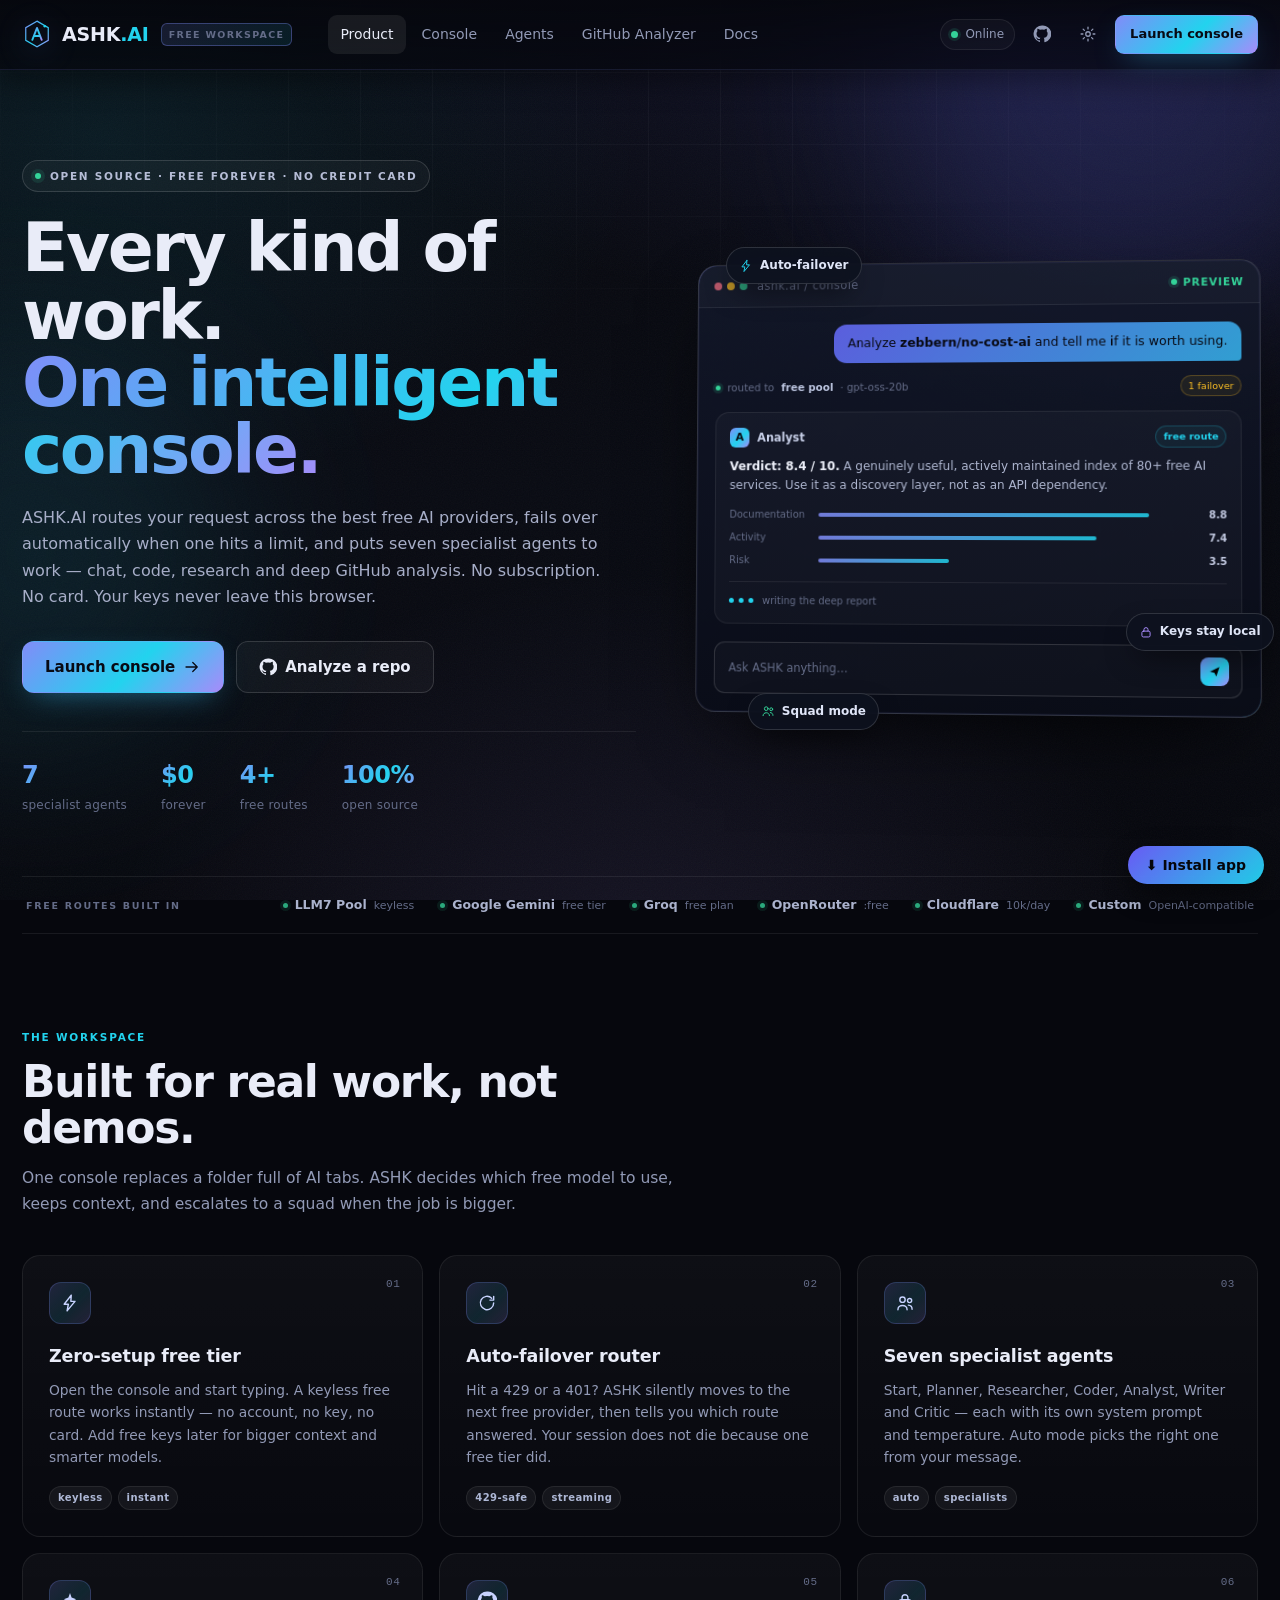
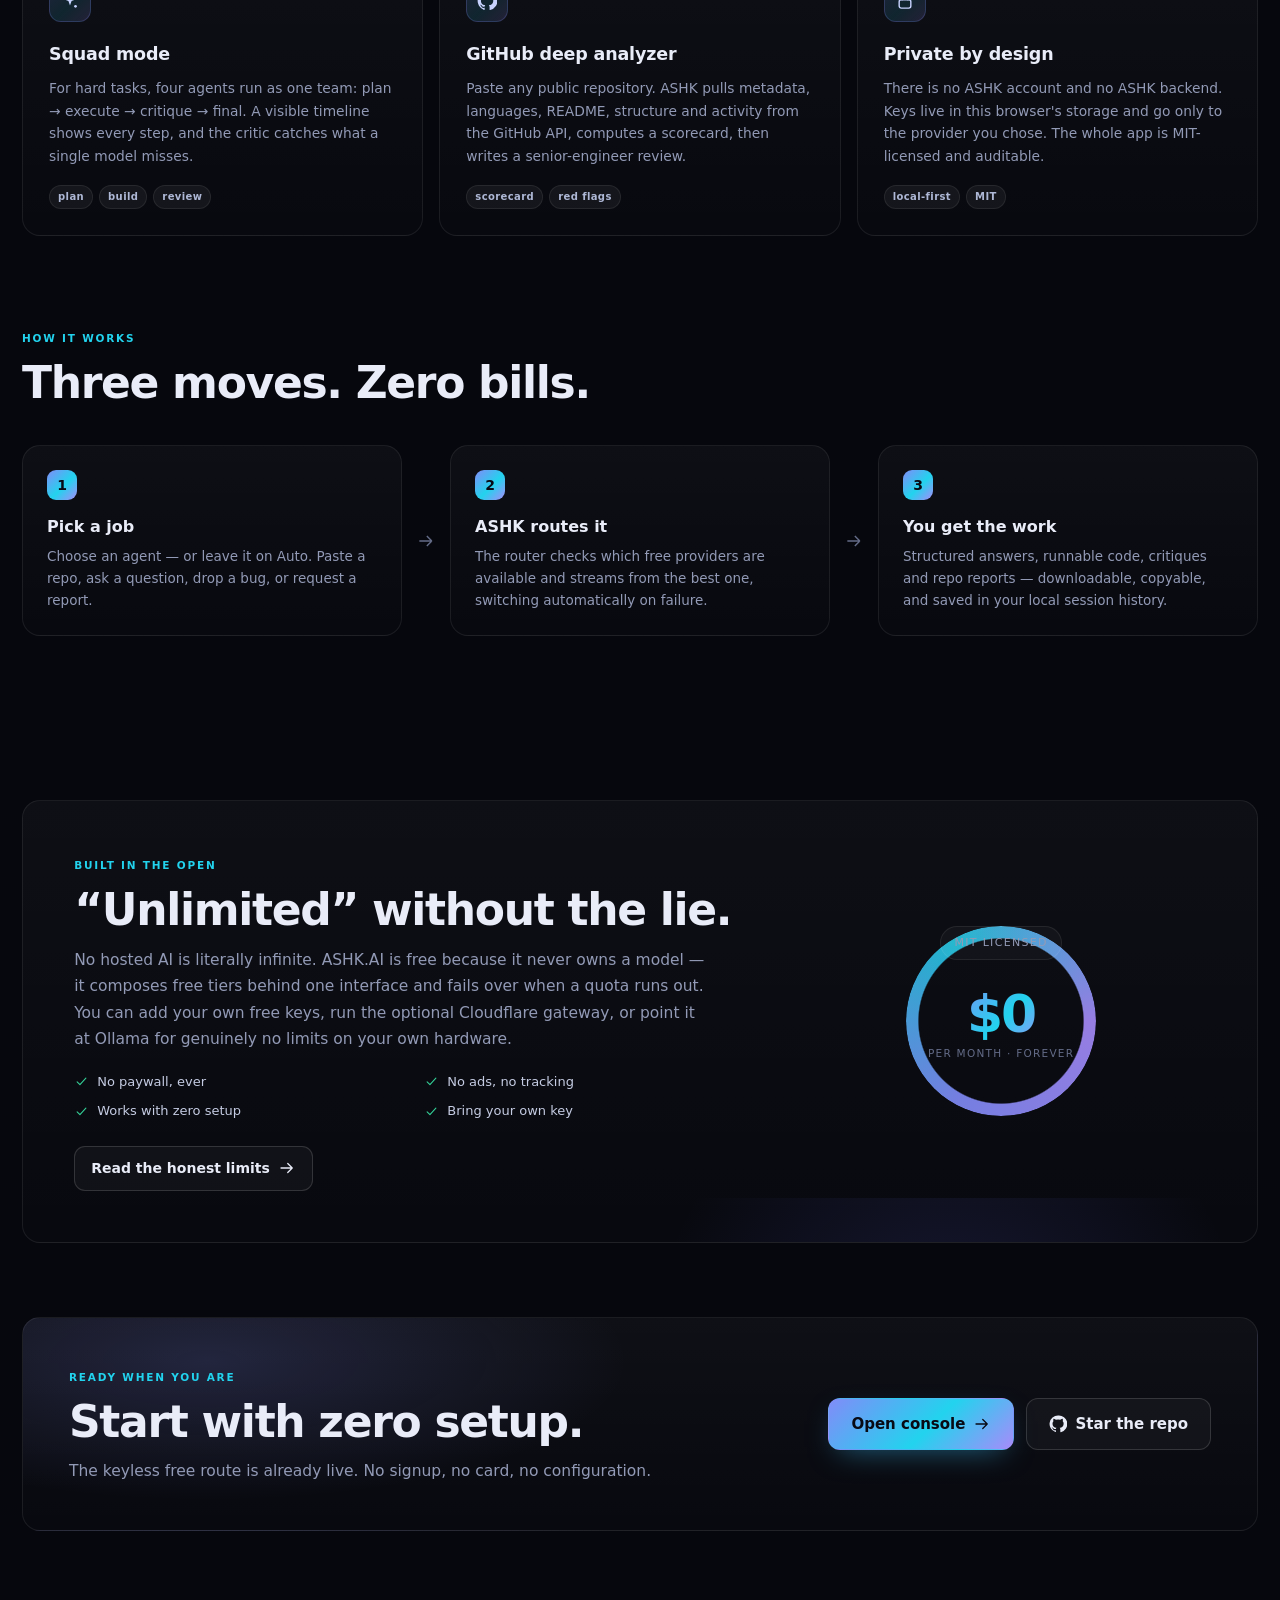
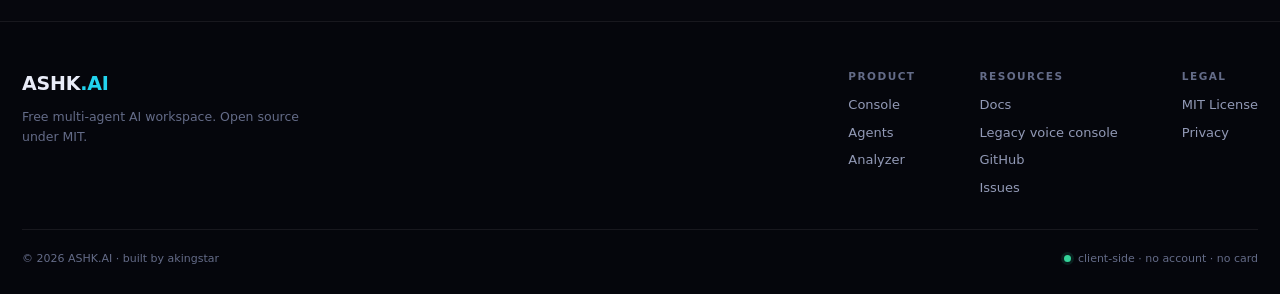
<file: docs/index.html>
<!doctype html>
<html lang="en">
<head>
<meta charset="utf-8">
<meta name="viewport" content="width=device-width,initial-scale=1,viewport-fit=cover">
<title>ASHK.AI — Free Multi-Agent AI Workspace</title>
<meta name="description" content="ASHK.AI is a free, open-source multi-agent AI workspace. Chat, code, research and deeply analyze GitHub repositories using free AI providers with automatic failover. No credit card, no subscription.">
<meta name="theme-color" content="#06070d">
<meta name="color-scheme" content="dark">
<link rel="canonical" href="https://akingstar.github.io/ashk-ai/">
<meta property="og:type" content="website">
<meta property="og:site_name" content="ASHK.AI">
<meta property="og:title" content="ASHK.AI — Every free AI model. One intelligent console.">
<meta property="og:description" content="Free multi-agent AI workspace with automatic free-provider failover, squad mode and deep GitHub repository analysis. Open source, no card.">
<meta property="og:url" content="https://akingstar.github.io/ashk-ai/">
<meta property="og:image" content="https://akingstar.github.io/ashk-ai/assets/og.jpg">
<meta property="og:image:width" content="1200">
<meta property="og:image:height" content="630">
<meta name="twitter:card" content="summary_large_image">
<meta name="twitter:title" content="ASHK.AI — Free Multi-Agent AI Workspace">
<meta name="twitter:description" content="Every free AI model. One console. Auto-failover, 7 agents, deep GitHub analysis. $0 forever.">
<meta name="twitter:image" content="https://akingstar.github.io/ashk-ai/assets/og.jpg">
<link rel="icon" href="assets/favicon.svg" type="image/svg+xml">
<link rel="apple-touch-icon" sizes="180x180" href="assets/apple-touch-icon.png">
<link rel="manifest" href="manifest.json">
<link rel="preconnect" href="https://api.llm7.io" crossorigin>
<link rel="preconnect" href="https://text.pollinations.ai" crossorigin>
<link rel="preconnect" href="https://generativelanguage.googleapis.com" crossorigin>
<link rel="preconnect" href="https://api.groq.com" crossorigin>
<link rel="preconnect" href="https://openrouter.ai" crossorigin>
<link rel="stylesheet" href="css/app.css">
<script type="application/ld+json">
{"@context":"https://schema.org","@type":"WebApplication","name":"ASHK.AI","url":"https://akingstar.github.io/ashk-ai/","applicationCategory":"DeveloperApplication","operatingSystem":"Any","offers":{"@type":"Offer","price":"0","priceCurrency":"USD"},"description":"Free multi-agent AI workspace with automatic free-provider failover and GitHub repository analysis.","isAccessibleForFree":true,"license":"https://opensource.org/licenses/MIT"}
</script>
</head>
<body>

<svg class="sprite" aria-hidden="true" focusable="false" xmlns="http://www.w3.org/2000/svg">
  <symbol id="i-spark" viewBox="0 0 24 24"><path d="M12 2.5l1.9 5.4 5.6 2-5.6 2-1.9 5.4-1.9-5.4-5.6-2 5.6-2z" fill="currentColor" stroke="none"/><circle cx="18.6" cy="18.4" r="1.6" fill="currentColor" stroke="none"/></symbol>
  <symbol id="i-send" viewBox="0 0 24 24"><path d="M4 12l16-8-5.4 16-3.1-6.1L4 12z"/><path d="M11.5 13.9L20 4"/></symbol>
  <symbol id="i-mic" viewBox="0 0 24 24"><rect x="9" y="3" width="6" height="11" rx="3"/><path d="M5.5 11.5a6.5 6.5 0 0013 0M12 18v3M8.5 21h7"/></symbol>
  <symbol id="i-stop" viewBox="0 0 24 24"><rect x="6.5" y="6.5" width="11" height="11" rx="2.5" fill="currentColor" stroke="none"/></symbol>
  <symbol id="i-copy" viewBox="0 0 24 24"><rect x="9" y="9" width="11" height="11" rx="2.5"/><path d="M15 9V6.5A2.5 2.5 0 0012.5 4H6.5A2.5 2.5 0 004 6.5v6A2.5 2.5 0 006.5 15H9"/></symbol>
  <symbol id="i-refresh" viewBox="0 0 24 24"><path d="M20 12a8 8 0 11-2.4-5.7M20 4v4.5h-4.5"/></symbol>
  <symbol id="i-download" viewBox="0 0 24 24"><path d="M12 3v11m0 0l-4-4m4 4l4-4M4.5 18.5h15"/></symbol>
  <symbol id="i-github" viewBox="0 0 24 24"><path fill="currentColor" stroke="none" d="M12 .7a11.3 11.3 0 00-3.6 22c.6.1.8-.2.8-.5v-2c-3.1.7-3.8-1.3-3.8-1.3-.5-1.3-1.3-1.7-1.3-1.7-1-.7.1-.7.1-.7 1.1.1 1.7 1.1 1.7 1.1 1 1.7 2.6 1.2 3.3.9.1-.7.4-1.2.7-1.5-2.5-.3-5.2-1.3-5.2-5.7 0-1.3.5-2.3 1.2-3.1-.1-.3-.5-1.5.1-3.1 0 0 1-.3 3.2 1.2a11 11 0 015.8 0c2.2-1.5 3.2-1.2 3.2-1.2.6 1.6.2 2.8.1 3.1.8.8 1.2 1.8 1.2 3.1 0 4.4-2.7 5.4-5.2 5.7.4.4.8 1.1.8 2.2v3.2c0 .3.2.6.8.5A11.3 11.3 0 0012 .7z"/></symbol>
  <symbol id="i-arrow" viewBox="0 0 24 24"><path d="M4 12h15m0 0l-6-6m6 6l-6 6"/></symbol>
  <symbol id="i-check" viewBox="0 0 24 24"><path d="M5 12.5l4.5 4.5L19 6.5"/></symbol>
  <symbol id="i-x" viewBox="0 0 24 24"><path d="M6 6l12 12M18 6L6 18"/></symbol>
  <symbol id="i-code" viewBox="0 0 24 24"><path d="M9 7l-5 5 5 5M15 7l5 5-5 5"/></symbol>
  <symbol id="i-search" viewBox="0 0 24 24"><circle cx="10.5" cy="10.5" r="6.5"/><path d="M15.5 15.5L21 21"/></symbol>
  <symbol id="i-pen" viewBox="0 0 24 24"><path d="M4 20l4.5-1 10-10a2.5 2.5 0 00-3.5-3.5l-10 10L4 20z"/><path d="M13.5 7.5l3 3"/></symbol>
  <symbol id="i-chart" viewBox="0 0 24 24"><path d="M4 20V4M4 20h16"/><rect x="7" y="12" width="3" height="5" rx="1"/><rect x="12" y="8" width="3" height="9" rx="1"/><rect x="17" y="5" width="3" height="12" rx="1"/></symbol>
  <symbol id="i-shield" viewBox="0 0 24 24"><path d="M12 3l7 3v5c0 4.5-3 8.3-7 10-4-1.7-7-5.5-7-10V6l7-3z"/><path d="M9 12l2 2 4-4"/></symbol>
  <symbol id="i-users" viewBox="0 0 24 24"><circle cx="9" cy="8" r="3.2"/><path d="M3.5 20c0-3 2.5-5 5.5-5s5.5 2 5.5 5"/><circle cx="17.5" cy="9" r="2.5"/><path d="M16 14.6c2.6.2 4.5 2.1 4.5 4.9"/></symbol>
  <symbol id="i-bolt" viewBox="0 0 24 24"><path d="M13.5 2.5L5 13.5h5l-1.5 8L18 10h-5l.5-7.5z"/></symbol>
  <symbol id="i-terminal" viewBox="0 0 24 24"><rect x="3" y="4.5" width="18" height="15" rx="2.5"/><path d="M7 9.5l3 2.5-3 2.5M12.5 15h4.5"/></symbol>
  <symbol id="i-external" viewBox="0 0 24 24"><path d="M14 4h6v6M20 4l-8.5 8.5"/><path d="M19 14v4.5A1.5 1.5 0 0117.5 20h-12A1.5 1.5 0 014 18.5v-12A1.5 1.5 0 015.5 5H10"/></symbol>
  <symbol id="i-settings" viewBox="0 0 24 24"><circle cx="12" cy="12" r="3"/><path d="M12 2.8v2.4M12 18.8v2.4M2.8 12h2.4M18.8 12h2.4M5.5 5.5l1.7 1.7M16.8 16.8l1.7 1.7M18.5 5.5l-1.7 1.7M7.2 16.8l-1.7 1.7"/></symbol>
  <symbol id="i-plus" viewBox="0 0 24 24"><path d="M12 5v14M5 12h14"/></symbol>
  <symbol id="i-menu" viewBox="0 0 24 24"><path d="M4 7h16M4 12h16M4 17h16"/></symbol>
  <symbol id="i-globe" viewBox="0 0 24 24"><circle cx="12" cy="12" r="9"/><path d="M3 12h18M12 3c2.5 2.6 3.8 5.7 3.8 9s-1.3 6.4-3.8 9c-2.5-2.6-3.8-5.7-3.8-9S9.5 5.6 12 3z"/></symbol>
  <symbol id="i-lock" viewBox="0 0 24 24"><rect x="5" y="10.5" width="14" height="10" rx="2.5"/><path d="M8.5 10.5V8a3.5 3.5 0 017 0v2.5"/></symbol>
  <symbol id="i-doc" viewBox="0 0 24 24"><path d="M6 3h8l4 4v14H6z"/><path d="M14 3v4h4M9 12h6M9 16h6"/></symbol>
</svg>

<div class="bg" aria-hidden="true">
  <div class="bg-grid"></div>
  <div class="bg-glow bg-glow-a"></div>
  <div class="bg-glow bg-glow-b"></div>
  <div class="bg-noise"></div>
</div>

<header class="nav">
  <a class="brand" href="#/home" aria-label="ASHK.AI home">
    <svg class="brand-mark" viewBox="0 0 64 64" aria-hidden="true">
      <defs><linearGradient id="brandGrad" x1="0" y1="0" x2="1" y2="1"><stop offset="0" stop-color="#818cf8"/><stop offset=".55" stop-color="#22d3ee"/><stop offset="1" stop-color="#a78bfa"/></linearGradient></defs>
      <path d="M32 4.5 56 18.5v27L32 59.5 8 45.5v-27z" fill="none" stroke="url(#brandGrad)" stroke-width="2.6"/>
      <path d="M22 44.5 32 19l10 25.5M26.4 36.2h11.2" fill="none" stroke="url(#brandGrad)" stroke-width="4" stroke-linecap="round" stroke-linejoin="round"/>
      <circle cx="48.5" cy="15.5" r="2.6" fill="#22d3ee"/>
    </svg>
    <span class="brand-name">ASHK<span class="brand-dot">.AI</span></span>
    <span class="brand-tag">FREE WORKSPACE</span>
  </a>

  <nav class="nav-links" aria-label="Primary">
    <a href="#/home" data-nav="home">Product</a>
    <a href="#/console" data-nav="console">Console</a>
    <a href="#/agents" data-nav="agents">Agents</a>
    <a href="#/analyzer" data-nav="analyzer">GitHub Analyzer</a>
    <a href="#/docs" data-nav="docs">Docs</a>
  </nav>

  <div class="nav-right">
    <span class="net-pill" id="netPill" title="Connection status"><span class="dot"></span><span id="netText">Online</span></span>
    <a class="icon-btn" href="https://github.com/akingstar/ashk-ai" target="_blank" rel="noopener" aria-label="ASHK.AI on GitHub" title="GitHub">
      <svg><use href="#i-github"/></svg>
    </a>
    <button class="icon-btn" id="settingsBtn" aria-label="Settings" title="Keys & settings">
      <svg><use href="#i-settings"/></svg>
    </button>
    <a class="btn btn-primary btn-sm nav-cta" href="#/console">Launch console</a>
    <button class="icon-btn menu-btn" id="menuBtn" aria-label="Open menu" aria-expanded="false" aria-controls="mobileMenu">
      <svg><use href="#i-menu"/></svg>
    </button>
  </div>
</header>

<div class="mobile-menu" id="mobileMenu" hidden>
  <a href="#/home" data-nav="home">Product</a>
  <a href="#/console" data-nav="console">Console</a>
  <a href="#/agents" data-nav="agents">Agents</a>
  <a href="#/analyzer" data-nav="analyzer">GitHub Analyzer</a>
  <a href="#/docs" data-nav="docs">Docs</a>
  <button class="mobile-settings" id="mobileSettingsBtn">Keys & settings</button>
</div>

<main id="main">

  <!-- ================= HOME ================= -->
  <section class="view view-home" id="view-home" data-view="home">
    <div class="hero">
      <div class="hero-copy">
        <div class="eyebrow reveal"><span class="pulse"></span> OPEN SOURCE · FREE FOREVER · NO CREDIT CARD</div>
        <h1 class="reveal">Every kind of work.<br><span class="grad">One intelligent console.</span></h1>
        <p class="hero-sub reveal">ASHK.AI routes your request across the best free AI providers, fails over automatically when one hits a limit, and puts seven specialist agents to work — chat, code, research and deep GitHub analysis. No subscription. No card. Your keys never leave this browser.</p>
        <div class="hero-actions reveal">
          <a class="btn btn-primary btn-lg" href="#/console">Launch console <svg><use href="#i-arrow"/></svg></a>
          <a class="btn btn-ghost btn-lg" href="#/analyzer"><svg><use href="#i-github"/></svg> Analyze a repo</a>
        </div>
        <div class="hero-stats reveal">
          <div><strong>7</strong><span>specialist agents</span></div>
          <div><strong>$0</strong><span>forever</span></div>
          <div><strong>4+</strong><span>free routes</span></div>
          <div><strong>100%</strong><span>open source</span></div>
        </div>
      </div>

      <div class="hero-visual reveal" aria-hidden="true">
        <div class="float-chip chip-a"><svg><use href="#i-bolt"/></svg> Auto-failover</div>
        <div class="float-chip chip-b"><svg><use href="#i-lock"/></svg> Keys stay local</div>
        <div class="float-chip chip-c"><svg><use href="#i-users"/></svg> Squad mode</div>
        <div class="mock">
          <div class="mock-top">
            <span class="mock-dots"><i></i><i></i><i></i></span>
            <span class="mock-title">ashk.ai / console</span>
            <span class="mock-live"><span class="dot"></span> preview</span>
          </div>
          <div class="mock-body">
            <div class="mock-user">Analyze <b>zebbern/no-cost-ai</b> and tell me if it is worth using.</div>
            <div class="mock-route"><span class="dot"></span> routed to <b>free pool</b> · gpt-oss-20b <span class="mock-fail">1 failover</span></div>
            <div class="mock-ai">
              <div class="mock-agent"><span class="mock-avatar">A</span> Analyst <span class="mock-model">free route</span></div>
              <p><b>Verdict: 8.4 / 10.</b> A genuinely useful, actively maintained index of 80+ free AI services. Use it as a discovery layer, not as an API dependency.</p>
              <div class="mock-scores">
                <div><span>Documentation</span><i style="--w:88%"></i><b>8.8</b></div>
                <div><span>Activity</span><i style="--w:74%"></i><b>7.4</b></div>
                <div><span>Risk</span><i style="--w:35%"></i><b>3.5</b></div>
              </div>
              <div class="mock-typing"><i></i><i></i><i></i><span>writing the deep report</span></div>
            </div>
          </div>
          <div class="mock-input"><span>Ask ASHK anything…</span><span class="mock-send"><svg><use href="#i-send"/></svg></span></div>
        </div>
      </div>
    </div>

    <div class="provider-strip reveal">
      <span class="strip-label">FREE ROUTES BUILT IN</span>
      <div class="strip-items">
        <span class="strip-item"><span class="dot"></span> LLM7 Pool <em>keyless</em></span>
        <span class="strip-item"><span class="dot"></span> Google Gemini <em>free tier</em></span>
        <span class="strip-item"><span class="dot"></span> Groq <em>free plan</em></span>
        <span class="strip-item"><span class="dot"></span> OpenRouter <em>:free</em></span>
        <span class="strip-item"><span class="dot"></span> Cloudflare <em>10k/day</em></span>
        <span class="strip-item"><span class="dot"></span> Custom <em>OpenAI-compatible</em></span>
      </div>
    </div>

    <section class="section">
      <div class="section-head">
        <span class="section-kicker">The workspace</span>
        <h2>Built for real work, not demos.</h2>
        <p>One console replaces a folder full of AI tabs. ASHK decides which free model to use, keeps context, and escalates to a squad when the job is bigger.</p>
      </div>
      <div class="feature-grid">
        <article class="card feature">
          <span class="feature-num">01</span>
          <span class="icon-badge"><svg><use href="#i-bolt"/></svg></span>
          <h3>Zero-setup free tier</h3>
          <p>Open the console and start typing. A keyless free route works instantly — no account, no key, no card. Add free keys later for bigger context and smarter models.</p>
          <span class="tag-row"><span class="tag">keyless</span><span class="tag">instant</span></span>
        </article>
        <article class="card feature">
          <span class="feature-num">02</span>
          <span class="icon-badge"><svg><use href="#i-refresh"/></svg></span>
          <h3>Auto-failover router</h3>
          <p>Hit a 429 or a 401? ASHK silently moves to the next free provider, then tells you which route answered. Your session does not die because one free tier did.</p>
          <span class="tag-row"><span class="tag">429-safe</span><span class="tag">streaming</span></span>
        </article>
        <article class="card feature">
          <span class="feature-num">03</span>
          <span class="icon-badge"><svg><use href="#i-users"/></svg></span>
          <h3>Seven specialist agents</h3>
          <p>Start, Planner, Researcher, Coder, Analyst, Writer and Critic — each with its own system prompt and temperature. Auto mode picks the right one from your message.</p>
          <span class="tag-row"><span class="tag">auto</span><span class="tag">specialists</span></span>
        </article>
        <article class="card feature">
          <span class="feature-num">04</span>
          <span class="icon-badge"><svg><use href="#i-spark"/></svg></span>
          <h3>Squad mode</h3>
          <p>For hard tasks, four agents run as one team: plan → execute → critique → final. A visible timeline shows every step, and the critic catches what a single model misses.</p>
          <span class="tag-row"><span class="tag">plan</span><span class="tag">build</span><span class="tag">review</span></span>
        </article>
        <article class="card feature">
          <span class="feature-num">05</span>
          <span class="icon-badge"><svg><use href="#i-github"/></svg></span>
          <h3>GitHub deep analyzer</h3>
          <p>Paste any public repository. ASHK pulls metadata, languages, README, structure and activity from the GitHub API, computes a scorecard, then writes a senior-engineer review.</p>
          <span class="tag-row"><span class="tag">scorecard</span><span class="tag">red flags</span></span>
        </article>
        <article class="card feature">
          <span class="feature-num">06</span>
          <span class="icon-badge"><svg><use href="#i-lock"/></svg></span>
          <h3>Private by design</h3>
          <p>There is no ASHK account and no ASHK backend. Keys live in this browser's storage and go only to the provider you chose. The whole app is MIT-licensed and auditable.</p>
          <span class="tag-row"><span class="tag">local-first</span><span class="tag">MIT</span></span>
        </article>
      </div>
    </section>

    <section class="section">
      <div class="section-head">
        <span class="section-kicker">How it works</span>
        <h2>Three moves. Zero bills.</h2>
      </div>
      <div class="steps">
        <div class="step card">
          <span class="step-num">1</span>
          <h3>Pick a job</h3>
          <p>Choose an agent — or leave it on Auto. Paste a repo, ask a question, drop a bug, or request a report.</p>
        </div>
        <div class="step-arrow" aria-hidden="true"><svg><use href="#i-arrow"/></svg></div>
        <div class="step card">
          <span class="step-num">2</span>
          <h3>ASHK routes it</h3>
          <p>The router checks which free providers are available and streams from the best one, switching automatically on failure.</p>
        </div>
        <div class="step-arrow" aria-hidden="true"><svg><use href="#i-arrow"/></svg></div>
        <div class="step card">
          <span class="step-num">3</span>
          <h3>You get the work</h3>
          <p>Structured answers, runnable code, critiques and repo reports — downloadable, copyable, and saved in your local session history.</p>
        </div>
      </div>
    </section>

    <section class="section">
      <div class="qa-card card">
        <div>
          <span class="section-kicker">Built in the open</span>
          <h2>“Unlimited” without the lie.</h2>
          <p>No hosted AI is literally infinite. ASHK.AI is free because it never owns a model — it composes free tiers behind one interface and fails over when a quota runs out. You can add your own free keys, run the optional Cloudflare gateway, or point it at Ollama for genuinely no limits on your own hardware.</p>
          <div class="qa-points">
            <span><svg><use href="#i-check"/></svg> No paywall, ever</span>
            <span><svg><use href="#i-check"/></svg> No ads, no tracking</span>
            <span><svg><use href="#i-check"/></svg> Works with zero setup</span>
            <span><svg><use href="#i-check"/></svg> Bring your own key</span>
          </div>
          <a class="btn btn-ghost" href="#/docs">Read the honest limits <svg><use href="#i-arrow"/></svg></a>
        </div>
        <div class="qa-visual" aria-hidden="true">
          <div class="ring"><span>$0</span><em>per month</em></div>
          <div class="qa-badge">MIT licensed</div>
        </div>
      </div>
    </section>

    <section class="cta-band card">
      <div>
        <span class="section-kicker">Ready when you are</span>
        <h2>Start with zero setup.</h2>
        <p>The keyless free route is already live. No signup, no card, no configuration.</p>
      </div>
      <div class="cta-actions">
        <a class="btn btn-primary btn-lg" href="#/console">Open console <svg><use href="#i-arrow"/></svg></a>
        <a class="btn btn-ghost btn-lg" href="https://github.com/akingstar/ashk-ai" target="_blank" rel="noopener"><svg><use href="#i-github"/></svg> Star the repo</a>
      </div>
    </section>
  </section>

  <!-- ================= CONSOLE ================= -->
  <section class="view view-console" id="view-console" data-view="console" hidden>
    <div class="console">
      <aside class="side" id="sidePanel">
        <button class="btn btn-primary side-new" id="newChat"><svg><use href="#i-plus"/></svg> New session</button>
        <div class="side-label">Recent sessions</div>
        <div class="chat-list" id="chatList"></div>
        <div class="side-divider"></div>
        <div class="side-label">Agent</div>
        <select id="agentSelect" class="select" aria-label="Agent"></select>
        <label class="switch-row" for="squadToggle">
          <span class="switch"><input type="checkbox" id="squadToggle"><i></i></span>
          <span><b>Squad mode</b><small>4 agents, ~4x tokens</small></span>
        </label>
        <div class="side-divider"></div>
        <button class="ghost-row" id="sideSettings"><svg><use href="#i-settings"/></svg> Keys & settings</button>
        <button class="ghost-row" id="sideAnalyzer"><svg><use href="#i-github"/></svg> Analyze a repo</button>
        <div class="side-foot">
          <span class="dot"></span> Browser-native router
          <small>Keys and chats stay local</small>
        </div>
      </aside>

      <section class="chat">
        <div class="chat-head">
          <button class="icon-btn only-mobile" id="sideToggle" aria-label="Sessions"><svg><use href="#i-menu"/></svg></button>
          <div class="chat-title-wrap">
            <h2 id="chatTitle">New session</h2>
            <p id="chatMeta">ASHK.AI · free multi-agent router</p>
          </div>
          <div class="chat-actions">
            <span class="chip" id="modelChip"><span class="dot"></span> keyless ready</span>
            <button class="icon-btn" id="exportChat" title="Export session" aria-label="Export session"><svg><use href="#i-download"/></svg></button>
          </div>
        </div>

        <div class="messages" id="messages" aria-live="polite"></div>

        <div class="quick-prompts" id="quickPrompts">
          <button data-prompt="Explain how free AI provider failover works, and when it fails.">Explain failover</button>
          <button data-prompt="Review this idea like a skeptical senior engineer: a free multi-agent AI workspace that routes across free tiers.">Critique the idea</button>
          <button data-prompt="Write a compact Python script that watches a folder and logs new file hashes.">Write code</button>
          <button data-prompt="Compare free AI provider tiers for a solo developer in 2026.">Research free tiers</button>
        </div>

        <form class="composer" id="composer">
          <textarea id="input" rows="1" placeholder="Ask anything — or paste a GitHub repo to analyze. Enter to send, Shift+Enter for a new line." aria-label="Message"></textarea>
          <div class="composer-bar">
            <div class="composer-left">
              <button class="icon-btn" type="button" id="micBtn" title="Dictate with your voice" aria-label="Dictate"><svg><use href="#i-mic"/></svg></button>
              <span class="composer-hint" id="composerHint">Router ready</span>
            </div>
            <div class="composer-right">
              <button class="btn btn-ghost btn-sm" type="button" id="stopBtn" hidden><svg><use href="#i-stop"/></svg> Stop</button>
              <button class="btn btn-primary btn-send" type="submit" id="sendBtn" aria-label="Send"><svg><use href="#i-send"/></svg></button>
            </div>
          </div>
        </form>
        <p class="fine-print">ASHK.AI does not run a server. Prompts go directly to the selected provider. Free tiers may use data for training — do not paste secrets.</p>
      </section>

      <aside class="run">
        <div class="run-block">
          <div class="run-title">Active route <span class="run-live" id="routeState"><span class="dot"></span> standby</span></div>
          <div class="chain" id="chainList"></div>
          <p class="run-note">Automatic failover on 429 / 401 / network errors. Order: your keys → optional gateway → keyless pool.</p>
        </div>
        <div class="run-block">
          <div class="run-title">Squad timeline</div>
          <ol class="timeline" id="squadSteps">
            <li class="timeline-empty">Enable squad mode for plan → build → critique → final.</li>
          </ol>
        </div>
        <div class="run-block">
          <div class="run-title">Session</div>
          <div class="session-stats" id="sessionStats">
            <div><span>Messages</span><b>0</b></div>
            <div><span>Tokens est.</span><b>0</b></div>
            <div><span>Route</span><b>—</b></div>
          </div>
        </div>
        <div class="run-block run-tip">
          <span class="icon-badge sm"><svg><use href="#i-bolt"/></svg></span>
          <p><b>Pro tip</b> Add a free Gemini key in settings for 1M-token context. It costs nothing and takes about a minute.</p>
          <button class="link-btn" id="runSettings">Add a free key →</button>
        </div>
      </aside>
    </div>
  </section>

  <!-- ================= AGENTS ================= -->
  <section class="view view-agents" id="view-agents" data-view="agents" hidden>
    <div class="page-head">
      <span class="section-kicker">Agent roster</span>
      <h1>Seven minds. <span class="grad">One console.</span></h1>
      <p>Each agent is a tuned system prompt with its own temperature and output contract. Auto mode selects one from your message; Squad mode runs four as a team.</p>
      <a class="btn btn-primary" href="#/console">Try the agents <svg><use href="#i-arrow"/></svg></a>
    </div>

    <div class="agent-grid">
      <article class="card agent-card" data-agent-card="auto">
        <span class="icon-badge"><svg><use href="#i-spark"/></svg></span>
        <div class="agent-card-head"><h3>Auto</h3><span class="tag">default</span></div>
        <p>Reads your message, picks the best specialist and adapts the output format. The safest default for mixed work.</p>
        <span class="agent-meta">temp 0.7 · adaptive</span>
      </article>
      <article class="card agent-card" data-agent-card="start">
        <span class="icon-badge"><svg><use href="#i-terminal"/></svg></span>
        <div class="agent-card-head"><h3>Start AI</h3><span class="tag tag-accent">coding agent</span></div>
        <p>Claude Code-style workflow: restate the task, plan, write complete files with paths, give exact commands, then verify. Browser-only, so you run the commands.</p>
        <span class="agent-meta">temp 0.2 · precise</span>
      </article>
      <article class="card agent-card" data-agent-card="planner">
        <span class="icon-badge"><svg><use href="#i-chart"/></svg></span>
        <div class="agent-card-head"><h3>Planner</h3><span class="tag">strategy</span></div>
        <p>Turns vague goals into a sequenced plan with milestones, risks and a definition of done. Never starts executing without a plan.</p>
        <span class="agent-meta">temp 0.4 · structured</span>
      </article>
      <article class="card agent-card" data-agent-card="researcher">
        <span class="icon-badge"><svg><use href="#i-search"/></svg></span>
        <div class="agent-card-head"><h3>Researcher</h3><span class="tag">synthesis</span></div>
        <p>Builds a neutral briefing: what is known, what is disputed, what is missing. Flags uncertainty instead of inventing sources.</p>
        <span class="agent-meta">temp 0.4 · cautious</span>
      </article>
      <article class="card agent-card" data-agent-card="coder">
        <span class="icon-badge"><svg><use href="#i-code"/></svg></span>
        <div class="agent-card-head"><h3>Coder</h3><span class="tag">build</span></div>
        <p>Writes complete, runnable code with file paths and setup steps. Prefers boring, secure defaults over clever tricks.</p>
        <span class="agent-meta">temp 0.3 · precise</span>
      </article>
      <article class="card agent-card" data-agent-card="analyst">
        <span class="icon-badge"><svg><use href="#i-terminal"/></svg></span>
        <div class="agent-card-head"><h3>Analyst</h3><span class="tag">deep review</span></div>
        <p>Breaks systems into parts, scores them, and reports red flags with evidence. Powers the GitHub repository analyzer.</p>
        <span class="agent-meta">temp 0.35 · evidence-led</span>
      </article>
      <article class="card agent-card" data-agent-card="writer">
        <span class="icon-badge"><svg><use href="#i-pen"/></svg></span>
        <div class="agent-card-head"><h3>Writer</h3><span class="tag">clarity</span></div>
        <p>Turns rough thinking into clean prose — docs, READMEs, launches, emails. Kills filler and keeps the reader moving.</p>
        <span class="agent-meta">temp 0.8 · editorial</span>
      </article>
      <article class="card agent-card" data-agent-card="critic">
        <span class="icon-badge"><svg><use href="#i-shield"/></svg></span>
        <div class="agent-card-head"><h3>Critic</h3><span class="tag">red team</span></div>
        <p>Attacks the plan, the code and the assumptions. Finds failure modes, security gaps and the one question everyone avoided.</p>
        <span class="agent-meta">temp 0.6 · adversarial</span>
      </article>
      <article class="card agent-card squad-card">
        <span class="icon-badge"><svg><use href="#i-users"/></svg></span>
        <div class="agent-card-head"><h3>Squad</h3><span class="tag tag-accent">team mode</span></div>
        <p>Planner → Analyst → Critic → Writer. Four passes, one final answer, with a live timeline in the console.</p>
        <span class="agent-meta">~4x tokens · best quality</span>
      </article>
    </div>

    <section class="section">
      <div class="section-head">
        <span class="section-kicker">Under the hood</span>
        <h2>How a squad run works.</h2>
      </div>
      <div class="squad-flow card">
        <div class="flow-step"><span>01</span><h4>Plan</h4><p>Planner defines the deliverables and the order of work.</p></div>
        <div class="flow-line" aria-hidden="true"></div>
        <div class="flow-step"><span>02</span><h4>Work</h4><p>Analyst or Coder produces a first draft with evidence.</p></div>
        <div class="flow-line" aria-hidden="true"></div>
        <div class="flow-step"><span>03</span><h4>Critique</h4><p>Critic lists flaws, gaps and risky assumptions.</p></div>
        <div class="flow-line" aria-hidden="true"></div>
        <div class="flow-step"><span>04</span><h4>Final</h4><p>Writer merges everything into one clean answer.</p></div>
      </div>
    </section>
  </section>

  <!-- ================= ANALYZER ================= -->
  <section class="view view-analyzer" id="view-analyzer" data-view="analyzer" hidden>
    <div class="page-head">
      <span class="section-kicker">GitHub intelligence</span>
      <h1>Read any repo like a <span class="grad">senior engineer.</span></h1>
      <p>Paste a public GitHub repository. ASHK fetches real metadata and activity, scores it locally, then writes a structured review with red flags and a 30-day plan.</p>
    </div>

    <div class="analyzer-layout">
      <form class="card analyzer-form" id="repoForm">
        <label for="repoInput">Repository</label>
        <div class="repo-input-row">
          <span class="repo-prefix"><svg><use href="#i-github"/></svg> github.com/</span>
          <input id="repoInput" placeholder="owner/repo  ·  e.g. zebbern/no-cost-ai" autocomplete="off" spellcheck="false" aria-label="GitHub repository">
        </div>
        <div class="repo-examples" id="repoExamples">
          <span>Try:</span>
          <button type="button" data-repo="zebbern/no-cost-ai">zebbern/no-cost-ai</button>
          <button type="button" data-repo="mnfst/awesome-free-llm-apis">mnfst/awesome-free-llm-apis</button>
          <button type="button" data-repo="akingstar/ashk-ai">akingstar/ashk-ai</button>
        </div>
        <div class="analyzer-actions">
          <button class="btn btn-primary" type="submit" id="analyzeBtn"><svg><use href="#i-spark"/></svg> Run deep analysis</button>
          <button class="btn btn-ghost" type="button" id="analyzeStop" hidden>Stop</button>
          <span class="fine-print">Uses the public GitHub API. No login required (60 requests/hour).</span>
        </div>
        <div class="analyzer-status" id="analyzerStatus" hidden></div>
      </form>

      <aside class="card analyzer-aside">
        <h3>What you get</h3>
        <ul class="check-list">
          <li><svg><use href="#i-check"/></svg> Plain-language verdict with a 0–100 score</li>
          <li><svg><use href="#i-check"/></svg> Architecture and key files to read first</li>
          <li><svg><use href="#i-check"/></svg> Documentation, activity and maintenance signals</li>
          <li><svg><use href="#i-check"/></svg> Security and dependency red flags</li>
          <li><svg><use href="#i-check"/></svg> A practical 30-day improvement plan</li>
        </ul>
        <div class="aside-note"><svg><use href="#i-shield"/></svg><p>Analysis is generated by a free model from public data. Treat it as a strong first pass, not a formal audit.</p></div>
      </aside>
    </div>

    <div class="card analyzer-result" id="analyzerResult" hidden></div>
  </section>

  <!-- ================= DOCS ================= -->
  <section class="view view-docs" id="view-docs" data-view="docs" hidden>
    <div class="page-head">
      <span class="section-kicker">Documentation</span>
      <h1>Free, fast, and <span class="grad">honest about limits.</span></h1>
      <p>Everything you need to run ASHK.AI for $0 — plus the truth about what each free tier actually allows.</p>
    </div>

    <div class="docs-layout">
      <nav class="docs-toc card" aria-label="Documentation sections">
        <a href="#doc-quickstart">Quickstart</a>
        <a href="#doc-routes">Free routes</a>
        <a href="#doc-limits">Honest limits</a>
        <a href="#doc-squad">Agents & squad</a>
        <a href="#doc-analyzer">Repo analyzer</a>
        <a href="#doc-privacy">Privacy & security</a>
        <a href="#doc-selfhost">Self-hosting</a>
        <a href="#doc-credits">Credits</a>
      </nav>

      <div class="docs-body">
        <section class="card doc-section" id="doc-quickstart">
          <h2>Quickstart</h2>
          <ol class="steps-list">
            <li><b>Open the console.</b> The keyless free route is ready immediately, subject to shared-pool limits. If it is busy, add a free key and retry.</li>
            <li><b>Add free keys for more headroom.</b> Open Keys &amp; settings and paste a free Gemini, Groq or OpenRouter key. ASHK uses them before the shared keyless pool.</li>
            <li><b>Pick an agent or enable Squad.</b> Use Auto for normal work; use Squad for architecture, reviews and anything expensive to get wrong.</li>
            <li><b>Analyze a repo.</b> Go to GitHub Analyzer, paste <code>owner/repo</code>, and run it. No GitHub login is required.</li>
          </ol>
        </section>

        <section class="card doc-section" id="doc-routes">
          <h2>Free routes</h2>
          <div class="table-wrap">
            <table>
              <thead><tr><th>Route</th><th>Free allowance</th><th>You need</th><th>Best for</th></tr></thead>
              <tbody>
                <tr><td><b>LLM7 Free</b> (keyless)</td><td>10 req/min anonymous · daily token cap per IP</td><td>Nothing</td><td>Instant chat, demos, repo reviews</td></tr>
                <tr><td><b>Pollinations</b> (keyless fallback)</td><td>Best effort · browser requests may hit Turnstile</td><td>Nothing</td><td>Backup keyless route</td></tr>
                <tr><td><b>Google Gemini</b></td><td>Free Flash tiers</td><td>Free AI Studio key</td><td>Long context, general work</td></tr>
                <tr><td><b>Groq</b></td><td>~30 RPM · 1,000 req/day</td><td>Free key</td><td>Very fast short prompts</td></tr>
                <tr><td><b>OpenRouter</b></td><td>~20 RPM · 50 req/day on <code>:free</code></td><td>Free key</td><td>Model variety</td></tr>
                <tr><td><b>Cloudflare Workers AI</b></td><td>10,000 neurons/day</td><td>Workers free + optional gateway</td><td>Private gateway, voice</td></tr>
                <tr><td><b>Custom / Ollama</b></td><td>Your hardware</td><td>OpenAI-compatible URL</td><td>Genuinely no rate limits</td></tr>
              </tbody>
            </table>
          </div>
          <p class="doc-note">Limits checked against provider documentation in October 2026. Free tiers change without notice — that is exactly why ASHK routes across several.</p>
        </section>

        <section class="card doc-section" id="doc-ollama">
          <h2>Unlimited on your own machine (Ollama)</h2>
          <p>A local model has no provider quota: requests never leave your PC. ASHK treats it as the first route in the chain.</p>
          <ol class="steps-list">
            <li>Install Ollama from <a href="https://ollama.com/download" target="_blank" rel="noopener">ollama.com/download</a>.</li>
            <li>Pull a model that fits your RAM:
              <pre><code>ollama pull qwen2.5:0.5b   # ~400 MB, runs on ~0.5 GB free RAM
ollama pull qwen2.5:1.5b   # ~1 GB, needs ~1.5 GB free RAM</code></pre>
            </li>
            <li>Allow this site to call Ollama, then restart Ollama:
              <pre><code>setx OLLAMA_ORIGINS "https://akingstar.github.io"</code></pre>
            </li>
            <li>Open <b>Keys &amp; settings → Custom route</b> and enter:
              <pre><code>Base URL: http://127.0.0.1:11434/v1
Model:    qwen2.5:0.5b
Key:      (leave empty)</code></pre>
            </li>
          </ol>
          <p class="doc-note">Small models run on a CPU but are noticeably weaker and slower than hosted models; a 7B model needs roughly 8 GB of free RAM. If your browser blocks the loopback call, serve the site locally or put Ollama behind HTTPS.</p>
        </section>

        <section class="card doc-section" id="doc-limits">
          <h2>Honest limits</h2>
          <p><b>No hosted AI is truly unlimited.</b> Every provider caps requests, tokens or credits per day. ASHK.AI is free because it never owns a model: it composes free tiers behind one interface and fails over when one runs out.</p>
          <div class="callout">
            <b>What “unlimited” means here</b>
            <p>No paywall, no subscription and no card on our side. You get as much free usage as the upstream free tiers allow, spread across several providers automatically. For genuinely no caps, run Ollama on your own hardware and add it as a custom route.</p>
          </div>
          <p>Free tiers often train on your data. Never paste API keys, customer data, passwords or private code into a free provider. Add your own keys if you need better control.</p>
        </section>

        <section class="card doc-section" id="doc-squad">
          <h2>Agents &amp; squad</h2>
          <p>Agents are system prompts with different temperatures and output contracts. Auto mode uses a routing prompt that adapts to the request. Squad mode makes four calls:</p>
          <pre><code>plan    → Planner   (deliverables, order, risks)
work    → Analyst   (evidence-led first draft)
critique→ Critic    (flaws, gaps, assumptions)
final   → Writer    (merged, polished answer)</code></pre>
          <p>Squad mode costs roughly four times the tokens of a normal message. Use it when quality matters more than quota.</p>
        </section>

        <section class="card doc-section" id="doc-analyzer">
          <h2>Repo analyzer</h2>
          <p>The analyzer calls the public GitHub API for repository metadata, languages, README, top-level structure, latest release, contributors and rate-limit headers. It computes a local scorecard, then asks the free model for a structured review. If GitHub rate-limits you, add a fine-grained read-only token in settings; it raises the limit from 60 to 5,000 requests per hour.</p>
        </section>

        <section class="card doc-section" id="doc-privacy">
          <h2>Privacy &amp; security</h2>
          <ul class="check-list">
            <li><svg><use href="#i-check"/></svg> No ASHK account and no ASHK backend for chat.</li>
            <li><svg><use href="#i-check"/></svg> Keys are stored in <code>localStorage</code> in this browser only.</li>
            <li><svg><use href="#i-check"/></svg> Prompts go directly from your browser to the provider you configured.</li>
            <li><svg><use href="#i-check"/></svg> The optional Cloudflare gateway is self-hosted by you; its key also stays local.</li>
            <li><svg><use href="#i-check"/></svg> Clear all local data from settings at any time.</li>
          </ul>
          <p class="doc-note">A static site cannot hide a shared secret. Never commit provider keys to the repository or place them in source files.</p>
        </section>

        <section class="card doc-section" id="doc-selfhost">
          <h2>Self-hosting</h2>
          <p>The frontend is plain HTML, CSS and ES modules — no build step. Fork the repo, enable GitHub Pages for the <code>docs/</code> folder, and you are live. For a private gateway with Cloudflare Workers AI, see <code>worker/</code> and <code>deploy.sh</code> in the repository.</p>
          <pre><code>git clone https://github.com/akingstar/ashk-ai.git
cd ashk-ai
python -m http.server 8080 --directory docs
# open http://localhost:8080</code></pre>
        </section>

        <section class="card doc-section" id="doc-credits">
          <h2>Credits</h2>
          <p>Built by <a href="https://github.com/akingstar" target="_blank" rel="noopener">akingstar</a>. Free-route research was informed by the open-source community, including <a href="https://github.com/zebbern/no-cost-ai" target="_blank" rel="noopener">zebbern/no-cost-ai</a> and <a href="https://github.com/mnfst/awesome-free-llm-apis" target="_blank" rel="noopener">mnfst/awesome-free-llm-apis</a>. Provider names and limits belong to their owners; ASHK.AI is not affiliated with them.</p>
        </section>
      </div>
    </div>
  </section>

</main>

<footer class="footer">
  <div class="footer-inner">
    <div class="footer-brand">
      <span class="brand-name">ASHK<span class="brand-dot">.AI</span></span>
      <p>Free multi-agent AI workspace. Open source under MIT.</p>
    </div>
    <div class="footer-links">
      <div><b>Product</b><a href="#/console">Console</a><a href="#/agents">Agents</a><a href="#/analyzer">Analyzer</a></div>
      <div><b>Resources</b><a href="#/docs">Docs</a><a href="legacy.html">Legacy voice console</a><a href="https://github.com/akingstar/ashk-ai" target="_blank" rel="noopener">GitHub</a><a href="https://github.com/akingstar/ashk-ai/issues" target="_blank" rel="noopener">Issues</a></div>
      <div><b>Legal</b><a href="https://github.com/akingstar/ashk-ai/blob/main/LICENSE" target="_blank" rel="noopener">MIT License</a><a href="#/docs">Privacy</a></div>
    </div>
  </div>
  <div class="footer-bottom">
    <span>© <span id="year">2026</span> ASHK.AI · built by akingstar</span>
    <span class="footer-status"><span class="dot"></span> client-side · no account · no card</span>
  </div>
</footer>

<dialog id="settingsDlg" class="settings">
  <form method="dialog" class="settings-inner" id="settingsForm">
    <div class="settings-head">
      <div>
        <h2>Keys &amp; settings</h2>
        <p>Everything is stored in this browser. Nothing is sent to ASHK.</p>
      </div>
      <button class="icon-btn" value="cancel" aria-label="Close settings"><svg><use href="#i-x"/></svg></button>
    </div>

    <div class="settings-body">
      <section class="settings-group">
        <h3>Free provider keys <span class="tag">optional</span></h3>
        <p class="settings-help">Add any free key. ASHK tries your keys first, then the keyless pool. Keys are never logged or synced.</p>
        <label class="field" for="kGemini"><span>Google Gemini <a href="https://aistudio.google.com/apikey" target="_blank" rel="noopener">get free key ↗</a></span><input id="kGemini" type="password" placeholder="AIza…" autocomplete="off" spellcheck="false"></label>
        <label class="field" for="kGroq"><span>Groq <a href="https://console.groq.com/keys" target="_blank" rel="noopener">get free key ↗</a></span><input id="kGroq" type="password" placeholder="gsk_…" autocomplete="off" spellcheck="false"></label>
        <label class="field" for="kOpenRouter"><span>OpenRouter <a href="https://openrouter.ai/keys" target="_blank" rel="noopener">get free key ↗</a></span><input id="kOpenRouter" type="password" placeholder="sk-or-v1-…" autocomplete="off" spellcheck="false"></label>
      </section>

      <section class="settings-group">
        <h3>GitHub analyzer</h3>
        <label class="field" for="kGithub"><span>GitHub token <span class="muted">optional · raises 60 → 5,000 req/hr</span></span><input id="kGithub" type="password" placeholder="github_pat_… (read-only, public repos)" autocomplete="off" spellcheck="false"></label>
      </section>

      <section class="settings-group">
        <h3>Custom route</h3>
        <p class="settings-help">Any OpenAI-compatible endpoint — Ollama, NVIDIA NIM, a self-hosted gateway.</p>
        <label class="field" for="cBase"><span>Base URL</span><input id="cBase" type="url" placeholder="http://localhost:11434/v1" autocomplete="off" spellcheck="false"></label>
        <div class="field-row">
          <label class="field" for="cModel"><span>Model</span><input id="cModel" type="text" placeholder="llama3.2" autocomplete="off" spellcheck="false"></label>
          <label class="field" for="cKey"><span>Key <span class="muted">optional</span></span><input id="cKey" type="password" placeholder="ollama" autocomplete="off" spellcheck="false"></label>
        </div>
      </section>

      <section class="settings-group">
        <h3>ASHK Cloudflare gateway <span class="tag">optional</span></h3>
        <p class="settings-help">If you deployed <code>worker/</code>, add its URL here. It serves the optional voice/tool backend.</p>
        <div class="field-row">
          <label class="field" for="wUrl"><span>Worker URL</span><input id="wUrl" type="url" placeholder="https://ashk-ai-worker.xxx.workers.dev" autocomplete="off" spellcheck="false"></label>
          <label class="field" for="wKey"><span>Worker key</span><input id="wKey" type="password" placeholder="optional" autocomplete="off" spellcheck="false"></label>
        </div>
      </section>

      <section class="settings-group">
        <h3>Behaviour</h3>
        <div class="field-row">
          <label class="field" for="defAgent"><span>Default agent</span>
            <select id="defAgent" class="select">
              <option value="auto">Auto</option><option value="planner">Planner</option><option value="researcher">Researcher</option>
              <option value="coder">Coder</option><option value="analyst">Analyst</option><option value="writer">Writer</option><option value="critic">Critic</option>
            </select>
          </label>
          <label class="field" for="maxTokens"><span>Max tokens</span><input id="maxTokens" type="number" min="256" max="8192" step="16"></label>
        </div>
        <div class="field-row">
          <label class="field" for="temperature"><span>Temperature <b id="tempVal">0.7</b></span><input id="temperature" type="range" min="0" max="1" step="0.1"></label>
          <label class="switch-row" for="allowKeyless">
            <span class="switch"><input type="checkbox" id="allowKeyless"><i></i></span>
            <span><b>Keyless fallback</b><small>shared free pool</small></span>
          </label>
        </div>
        <label class="switch-row" for="speakReplies">
          <span class="switch"><input type="checkbox" id="speakReplies"><i></i></span>
          <span><b>Read replies aloud</b><small>uses browser speech</small></span>
        </label>
      </section>

      <section class="settings-group">
        <h3>Connection test</h3>
        <div class="test-results" id="testResults"></div>
        <div class="settings-actions">
          <button class="btn btn-ghost btn-sm" type="button" id="testProviders"><svg><use href="#i-bolt"/></svg> Test routes</button>
          <button class="btn btn-ghost btn-sm danger" type="button" id="clearData">Clear local data</button>
        </div>
      </section>
    </div>

    <div class="settings-foot">
      <span class="fine-print">Never paste production secrets into a free tier.</span>
      <div class="settings-cta">
        <button class="btn btn-ghost" value="cancel">Cancel</button>
        <button class="btn btn-primary" type="submit" id="saveSettings">Save settings</button>
      </div>
    </div>
  </form>
</dialog>

<div class="toast" id="toast" role="status" aria-live="polite"></div>

<script type="module" src="js/app.js"></script>
<script src="pwa.js" defer></script></body>
</html>
</file>
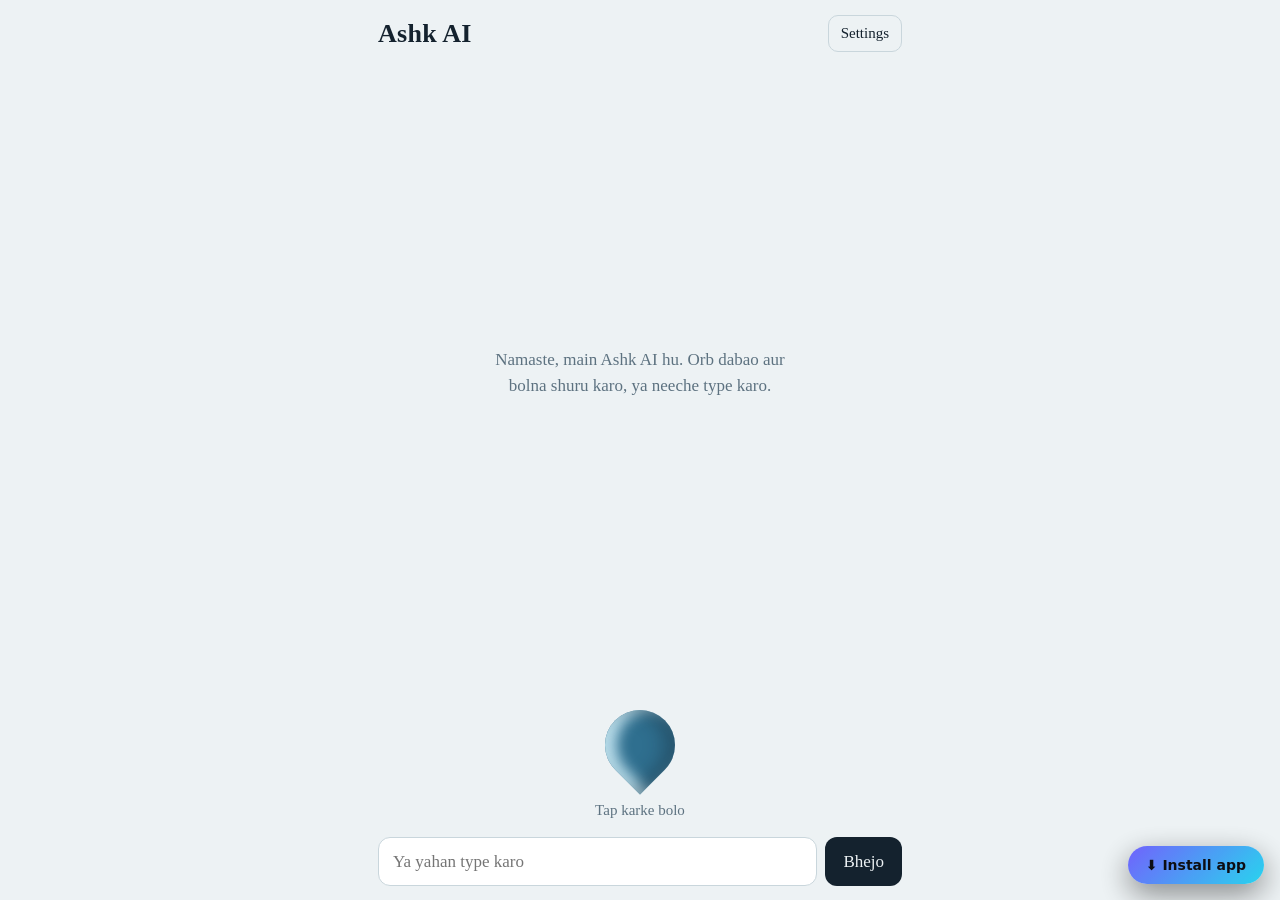
<file: docs/legacy.html>
<!doctype html>
<html lang="hi">
<head>
<meta charset="utf-8">
<meta name="viewport" content="width=device-width,initial-scale=1,viewport-fit=cover">
<title>Ashk AI</title>
<link rel="manifest" href="manifest.json">
<link rel="icon" href="icon.svg">
<meta name="theme-color" content="#EDF2F4">
<style>
:root{--pearl:#EDF2F4;--ink:#14222E;--brine:#2F6F8F;--mist:#BFE3F0;--ember:#D9573B;--line:#c9d6dc}
*{box-sizing:border-box;margin:0}
html,body{height:100%}
body{background:var(--pearl);color:var(--ink);font:17px/1.5 Georgia,"Times New Roman",serif;display:flex;flex-direction:column;max-width:560px;margin:auto;padding:env(safe-area-inset-top) 18px env(safe-area-inset-bottom)}
header{display:flex;justify-content:space-between;align-items:center;padding:14px 0}
h1{font-size:26px;font-weight:600;letter-spacing:.01em}
button{font:inherit;color:inherit;cursor:pointer}
.gear{background:none;border:1px solid var(--line);border-radius:10px;padding:6px 12px;font-size:15px}
#log{flex:1;overflow-y:auto;display:flex;flex-direction:column;gap:12px;padding:8px 0}
.m{max-width:85%;padding:10px 14px;border-radius:14px;overflow-wrap:anywhere}
.u{align-self:flex-end;background:var(--ink);color:var(--pearl);border-bottom-right-radius:4px}
.a{align-self:flex-start;background:#fff;border:1px solid var(--line);border-bottom-left-radius:4px}
.e{align-self:center;color:var(--ember);font-size:15px;text-align:center}
.empty{margin:auto;text-align:center;color:#5d7280;max-width:300px}
#stage{display:flex;flex-direction:column;align-items:center;padding:14px 0 6px}
#orb{width:104px;height:104px;border:0;background:none;position:relative;display:grid;place-items:center}
#orb i{position:absolute;width:70px;height:70px;background:var(--brine);border-radius:50% 50% 50% 0;transform:rotate(-45deg);box-shadow:inset -8px -8px 18px rgba(20,34,46,.35),inset 8px 8px 14px var(--mist);transition:background .3s}
#orb::before,#orb::after{content:"";position:absolute;inset:14px;border-radius:50%;border:2px solid var(--brine);opacity:0}
#stage[data-s=listening] #orb i{background:var(--ember)}
#stage[data-s=listening] #orb::before{animation:rip 1.8s ease-out infinite}
#stage[data-s=listening] #orb::after{animation:rip 1.8s ease-out .9s infinite}
#stage[data-s=listening] #orb::before,#stage[data-s=listening] #orb::after{border-color:var(--ember)}
#stage[data-s=thinking] #orb i{animation:spin 1.2s linear infinite}
#stage[data-s=speaking] #orb i{animation:beat .7s ease-in-out infinite alternate}
@keyframes rip{from{transform:scale(.7);opacity:.7}to{transform:scale(1.5);opacity:0}}
@keyframes spin{to{transform:rotate(315deg)}}
@keyframes beat{to{transform:rotate(-45deg) scale(1.14)}}
@media(prefers-reduced-motion:reduce){#orb *,#orb::before,#orb::after{animation:none!important}}
#hint{font-size:15px;color:#5d7280;margin-top:2px;min-height:24px}
form{display:flex;gap:8px;padding:8px 0 14px}
input{flex:1;font:inherit;padding:11px 14px;border:1px solid var(--line);border-radius:12px;background:#fff;color:var(--ink);min-width:0}
form button{background:var(--ink);color:var(--pearl);border:0;border-radius:12px;padding:0 18px}
:focus-visible{outline:3px solid var(--brine);outline-offset:2px}
dialog{border:1px solid var(--line);border-radius:16px;padding:20px;background:var(--pearl);color:var(--ink);width:min(92vw,420px);margin:auto}
dialog::backdrop{background:rgba(20,34,46,.4)}
dialog label{display:block;font-size:15px;margin:12px 0 4px}
dialog input{width:100%}
dialog .row{display:flex;gap:8px;justify-content:flex-end;margin-top:18px}
dialog button{padding:8px 16px;border-radius:10px;border:1px solid var(--line);background:#fff}
dialog button.p{background:var(--ink);color:var(--pearl);border:0}
.a{white-space:pre-wrap}pre{white-space:pre;overflow-x:auto;background:var(--ink);color:var(--pearl);padding:10px 12px;border-radius:8px;margin:6px 0}code{font-family:ui-monospace,Menlo,monospace;font-size:14px}.a>code,.a code{background:#e3ebee;padding:1px 5px;border-radius:5px}pre code{background:none;padding:0}dialog select{width:100%;padding:10px;border-radius:10px;border:1px solid var(--line);background:#fff;font:inherit;color:var(--ink)}
</style>
</head>
<body>
<header><h1>Ashk AI</h1><button class="gear" id="gear">Settings</button></header>
<div id="log"></div>
<div id="stage" data-s="idle">
  <button id="orb" aria-label="Bolna shuru ya band karo"><i></i></button>
  <div id="hint">Tap karke bolo</div>
</div>
<form id="f"><input id="t" placeholder="Ya yahan type karo" autocomplete="off"><button>Bhejo</button></form>
<dialog id="dlg">
  <h2 style="font-size:20px">Settings</h2>
  <label for="url">Worker URL</label><input id="url" placeholder="https://ashk-ai-worker.xxxx.workers.dev">
  <label for="key">Key (agar deploy ke time ASHK_KEY set ki thi)</label><input id="key" type="password">
  <label for="model">Model</label><select id="model"><option value="">Auto (Llama 3.3 70B)</option><option value="@cf/qwen/qwen2.5-coder-32b-instruct">Qwen Coder 32B (code ke liye)</option><option value="@cf/deepseek-ai/deepseek-r1-distill-qwen-32b">DeepSeek R1 (gehri soch)</option></select>
  <div class="row"><button id="clr">Chat saaf karo</button><button class="p" id="save">Save</button></div>
</dialog>
<script>
const $=s=>document.querySelector(s);
const ls=(k,v)=>{try{return v===undefined?localStorage.getItem(k):localStorage.setItem(k,v)}catch(e){return null}};
let hist=JSON.parse(ls("hist")||"[]"),on=false,state="idle",stream;
const HINT={idle:"Tap karke bolo",listening:"Sun raha hu... bolo",thinking:"Soch raha hu...",speaking:"Bol raha hu (rokne ke liye tap karo)"};
function setState(s){state=s;$("#stage").dataset.s=s;$("#hint").textContent=HINT[s]}
function md(t){const e=s=>s.replace(/[&<>]/g,c=>({"&":"&amp;","<":"&lt;",">":"&gt;"}[c]));return e(t).replace(/```(?:\w+)?\n?([\s\S]*?)```/g,(_,c)=>"<pre><code>"+c+"</code></pre>").replace(/`([^`\n]+)`/g,"<code>$1</code>").replace(/\*\*([^*\n]+)\*\*/g,"<b>$1</b>")}
function add(cls,txt){const d=document.createElement("div");d.className="m "+cls;if(cls==="a")d.innerHTML=md(txt);else d.textContent=txt;$("#log").append(d);d.scrollIntoView({block:"end"})}
function render(){$("#log").innerHTML="";if(!hist.length){$("#log").innerHTML='<p class="empty">Namaste, main Ashk AI hu. Orb dabao aur bolna shuru karo, ya neeche type karo.</p>'}hist.forEach(m=>add(m.role==="user"?"u":"a",m.content))}
function err(e){add("e",String(e.message||e))}
const cfg=()=>({url:(ls("url")||"").replace(/\/$/,""),key:ls("key")||""});
async function api(path,body){
  const {url,key}=cfg();
  if(!url){$("#dlg").showModal();throw new Error("Pehle Settings mein Worker URL daalo")}
  const blob=body instanceof Blob;
  const r=await fetch(url+path,{method:"POST",headers:{"X-Key":key,...(blob?{}:{"Content-Type":"application/json"})},body:blob?body:JSON.stringify(body)});
  const d=await r.json().catch(()=>({}));
  if(!r.ok)throw new Error(d.error||("Error "+r.status));
  return d}
function speak(t){return new Promise(r=>{
  speechSynthesis.cancel();setState("speaking");
  const u=new SpeechSynthesisUtterance(t.replace(/[*_#`]/g,""));
  u.lang=/[\u0900-\u097F]/.test(t)?"hi-IN":"en-IN";
  u.onend=u.onerror=()=>r();speechSynthesis.speak(u)})}
const facts=()=>{try{return JSON.parse(ls("facts")||"[]")}catch(e){return[]}};
const RISKY=new Set(["vici_campaign_active","vici_add_dnc","vps_cmd"]);
async function runTool(t){
  const n=t.name,a=t.args||{};
  let ok=false;
  if(RISKY.has(n)){ok=confirm("Ashk AI ye karna chahta hai:\n\n"+n+" "+JSON.stringify(a)+"\n\nAllow?");if(!ok)return "user ne mana kar diya"}
  if(n==="remember"){const f=facts();f.push(String(a.fact||""));ls("facts",JSON.stringify(f.slice(-50)));return "saved"}
  if(n==="web_search"||n==="get_time")return JSON.stringify(await api("/tool",{name:n,args:a}));
  let r;
  try{r=await fetch("http://127.0.0.1:8765/do",{method:"POST",headers:{"Content-Type":"application/json","X-Key":cfg().key},body:JSON.stringify({tool:n,args:a,confirmed:ok})})}
  catch(e){return "phone tools server chal nahi raha (Termux mein termux/server.py start karo)"}
  return await r.text()}
async function agent(mode){
  const msgs=hist.slice(-20).map(m=>({role:m.role,content:m.content})),mem=facts();
  for(let i=0;i<4;i++){
    const d=await api("/chat",{messages:msgs,memory:mem,tools:i<3,mode,model:ls("model")||""});
    if(!d.tool_calls||!d.tool_calls.length)return d.reply||"Samajh nahi aaya, dobara bolo.";
    for(const t of d.tool_calls){
      $("#hint").textContent="Tool: "+t.name;
      let out;try{out=await runTool(t)}catch(e){out="error: "+e.message}
      msgs.push({role:"assistant",content:"(maine tool "+t.name+" chalaya)"},{role:"user",content:"Tool "+t.name+" ka result: "+String(out).slice(0,1500)+(mode==="chat"?". Ab user ko poora jawab do.":". Ab user ko chhota jawab do.")})}}
  return "Maaf karo, kaam poora nahi ho paya."}
async function ask(text,voice){
  hist.push({role:"user",content:text});render();setState("thinking");
  const reply=await agent(voice?"voice":"chat");
  hist.push({role:"assistant",content:reply});hist=hist.slice(-40);ls("hist",JSON.stringify(hist));render();
  if(voice)await speak(reply);else setState("idle")}
async function listen(){
  setState("listening");
  stream=stream||await navigator.mediaDevices.getUserMedia({audio:{echoCancellation:true,noiseSuppression:true}});
  const mt=MediaRecorder.isTypeSupported("audio/webm;codecs=opus")?"audio/webm;codecs=opus":"";
  const rec=new MediaRecorder(stream,mt?{mimeType:mt}:{}),chunks=[];
  rec.ondataavailable=e=>chunks.push(e.data);
  const ac=new AudioContext(),an=ac.createAnalyser();an.fftSize=1024;
  ac.createMediaStreamSource(stream).connect(an);
  const buf=new Uint8Array(an.fftSize);let spoke=false,last=Date.now();const t0=last;
  return new Promise(res=>{
    rec.onstop=()=>{ac.close();res(spoke?new Blob(chunks,{type:rec.mimeType}):null)};
    rec.start();
    (function tick(){
      if(state!=="listening"){rec.state!=="inactive"&&rec.stop();return}
      an.getByteTimeDomainData(buf);let m=0;for(const v of buf)m=Math.max(m,Math.abs(v-128));
      const n=Date.now();if(m>14){spoke=true;last=n}
      if((spoke&&n-last>1300)||(!spoke&&n-t0>10000)||n-t0>30000){rec.stop();return}
      requestAnimationFrame(tick)})()})}
async function loop(){
  on=true;
  while(on){
    try{
      const blob=await listen();
      if(!on)break;if(!blob)continue;
      setState("thinking");
      const {text}=await api("/stt",blob);
      if(text&&text.trim())await ask(text.trim(),true);
    }catch(e){err(e);on=false}
  }
  setState("idle")}
$("#orb").onclick=()=>{
  if(on&&state==="speaking"){speechSynthesis.cancel();return}
  if(on){on=false;speechSynthesis.cancel();setState("idle");return}
  loop()};
$("#f").onsubmit=async e=>{e.preventDefault();const t=$("#t").value.trim();if(!t)return;$("#t").value="";
  try{await ask(t,false)}catch(x){err(x);setState("idle")}};
$("#gear").onclick=()=>{$("#url").value=ls("url")||"";$("#key").value=ls("key")||"";$("#model").value=ls("model")||"";$("#dlg").showModal()};
$("#save").onclick=()=>{ls("url",$("#url").value.trim());ls("key",$("#key").value.trim());ls("model",$("#model").value);$("#dlg").close()};
$("#clr").onclick=()=>{hist=[];ls("hist","[]");render();$("#dlg").close()};
render();
if("serviceWorker"in navigator)navigator.serviceWorker.register("sw.js").catch(()=>{});
</script>
<script src="pwa.js" defer></script></body>
</html>
</file>
<file: docs/css/app.css>
/* ============================================================
   ASHK.AI — design system
   ============================================================ */
:root{
  --bg:#06070d;
  --bg-2:#090b14;
  --panel:rgba(15,19,32,.72);
  --panel-solid:#0d1120;
  --panel-2:rgba(22,27,45,.7);
  --line:rgba(255,255,255,.075);
  --line-strong:rgba(255,255,255,.14);
  --text:#e9ecf8;
  --muted:#929ab6;
  --dim:#646c88;
  --indigo:#818cf8;
  --cyan:#22d3ee;
  --violet:#a78bfa;
  --green:#34d399;
  --amber:#fbbf24;
  --red:#fb7185;
  --grad:linear-gradient(135deg,#818cf8 0%,#22d3ee 55%,#a78bfa 100%);
  --grad-soft:linear-gradient(135deg,rgba(129,140,248,.18),rgba(34,211,238,.12) 55%,rgba(167,139,250,.16));
  --radius:18px;
  --radius-sm:12px;
  --shadow:0 30px 80px -30px rgba(0,0,0,.85);
  --font:"Segoe UI Variable Text","Segoe UI",system-ui,-apple-system,"Helvetica Neue",Arial,sans-serif;
  --display:"Segoe UI Variable Display","Segoe UI Semibold","Segoe UI",system-ui,sans-serif;
  --mono:ui-monospace,"Cascadia Code","SFMono-Regular",Consolas,Menlo,monospace;
  --nav-h:70px;
  --max:1280px;
}
*{box-sizing:border-box;margin:0;padding:0}
html{scroll-behavior:smooth;-webkit-text-size-adjust:100%}
body{
  background:var(--bg);color:var(--text);font:15.5px/1.6 var(--font);
  min-height:100vh;overflow-x:hidden;-webkit-font-smoothing:antialiased;text-rendering:optimizeLegibility;
}
[hidden]{display:none!important}
a{color:inherit;text-decoration:none}
button,input,textarea,select{font:inherit;color:inherit}
button{cursor:pointer;background:none;border:0}
img,svg{display:block}
ul,ol{list-style:none}
::selection{background:rgba(34,211,238,.28);color:#fff}
:focus-visible{outline:2px solid var(--cyan);outline-offset:2px;border-radius:6px}
.sprite{position:absolute;width:0;height:0;overflow:hidden}
.icon-badge svg,.btn svg,.icon-btn svg,.ghost-row svg,.link-btn svg,.check-list svg,.qa-points svg,.float-chip svg,.repo-prefix svg,.aside-note svg,.strip-item svg{
  width:18px;height:18px;fill:none;stroke:currentColor;stroke-width:1.7;stroke-linecap:round;stroke-linejoin:round;flex:none;
}
.muted{color:var(--dim);font-weight:500}
.grad{background:var(--grad);-webkit-background-clip:text;background-clip:text;color:transparent}

/* ---------- background ---------- */
.bg{position:fixed;inset:0;z-index:-2;overflow:hidden;background:
  radial-gradient(1200px 700px at 75% -10%,rgba(99,102,241,.16),transparent 60%),
  radial-gradient(900px 600px at 8% 15%,rgba(34,211,238,.09),transparent 60%),
  radial-gradient(900px 700px at 50% 110%,rgba(167,139,250,.1),transparent 60%),
  linear-gradient(180deg,#06070d,#080a12 55%,#06070d)}
.bg-grid{position:absolute;inset:0;background-image:
  linear-gradient(rgba(255,255,255,.035) 1px,transparent 1px),
  linear-gradient(90deg,rgba(255,255,255,.035) 1px,transparent 1px);
  background-size:72px 72px;
  mask-image:radial-gradient(ellipse 90% 60% at 50% 0%,#000 20%,transparent 75%);
  -webkit-mask-image:radial-gradient(ellipse 90% 60% at 50% 0%,#000 20%,transparent 75%);
}
.bg-glow{position:absolute;border-radius:50%;filter:blur(90px);opacity:.55;animation:drift 18s ease-in-out infinite alternate}
.bg-glow-a{width:520px;height:520px;top:-180px;right:-120px;background:rgba(99,102,241,.35)}
.bg-glow-b{width:420px;height:420px;top:38%;left:-180px;background:rgba(34,211,238,.18);animation-delay:-8s}
.bg-noise{position:absolute;inset:0;opacity:.18;background-image:url("data:image/svg+xml,%3Csvg xmlns='http://www.w3.org/2000/svg' width='120' height='120'%3E%3Cfilter id='n'%3E%3CfeTurbulence type='fractalNoise' baseFrequency='.85' numOctaves='2'/%3E%3C/filter%3E%3Crect width='120' height='120' filter='url(%23n)' opacity='.22'/%3E%3C/svg%3E")}
@keyframes drift{to{transform:translate3d(-30px,40px,0) scale(1.08)}}

/* ---------- nav ---------- */
.nav{
  position:fixed;inset:0 0 auto 0;height:var(--nav-h);z-index:60;
  display:flex;align-items:center;gap:24px;padding:0 max(22px,calc((100vw - var(--max))/2));
  background:rgba(6,7,13,.72);backdrop-filter:blur(18px) saturate(140%);
  border-bottom:1px solid var(--line);
}
.brand{display:flex;align-items:center;gap:10px;min-width:0}
.brand-mark{width:30px;height:30px;flex:none}
.brand-name{font-family:var(--display);font-size:19px;font-weight:700;letter-spacing:-.01em;white-space:nowrap}
.brand-dot{color:var(--cyan)}
.brand-tag{font-size:9.5px;font-weight:700;letter-spacing:.14em;color:var(--dim);border:1px solid var(--line);padding:3px 7px;border-radius:6px;margin-left:2px}
.nav-links{display:flex;align-items:center;gap:4px;margin-left:12px}
.nav-links a{padding:8px 12px;border-radius:9px;font-size:14px;color:var(--muted);transition:color .15s,background .15s}
.nav-links a:hover{color:var(--text);background:rgba(255,255,255,.05)}
.nav-links a.active{color:var(--text);background:rgba(255,255,255,.07)}
.nav-right{margin-left:auto;display:flex;align-items:center;gap:8px}
.net-pill{display:inline-flex;align-items:center;gap:7px;font-size:12px;color:var(--muted);border:1px solid var(--line);padding:5px 10px;border-radius:999px;background:rgba(255,255,255,.03)}
.net-pill .dot,.dot{width:7px;height:7px;border-radius:50%;background:var(--green);box-shadow:0 0 0 3px rgba(52,211,153,.13);flex:none}
.net-pill.offline .dot{background:var(--red);box-shadow:0 0 0 3px rgba(251,113,133,.13)}
.net-pill.offline #netText{color:var(--red)}
.icon-btn{display:inline-grid;place-items:center;width:38px;height:38px;border-radius:10px;border:1px solid transparent;color:var(--muted);transition:.15s}
.icon-btn:hover{color:var(--text);background:rgba(255,255,255,.06);border-color:var(--line)}
.btn{display:inline-flex;align-items:center;justify-content:center;gap:8px;border:1px solid transparent;border-radius:11px;padding:10px 16px;font-weight:600;font-size:14px;transition:transform .15s,box-shadow .2s,background .15s,border-color .15s,color .15s;white-space:nowrap}
.btn:active{transform:translateY(1px)}
.btn-primary{background:var(--grad);color:#080a14;box-shadow:0 10px 30px -12px rgba(56,189,248,.55)}
.btn-primary:hover{box-shadow:0 14px 38px -10px rgba(56,189,248,.7);filter:brightness(1.04)}
.btn-ghost{background:rgba(255,255,255,.035);border-color:var(--line-strong);color:var(--text)}
.btn-ghost:hover{background:rgba(255,255,255,.08);border-color:rgba(255,255,255,.24)}
.btn-sm{padding:7px 12px;font-size:13px;border-radius:9px}
.btn-lg{padding:13px 22px;font-size:15px;border-radius:12px}
.btn-send{width:46px;height:42px;padding:0;border-radius:11px}
.btn-send svg{width:19px;height:19px}
.nav-cta{padding:8px 14px}
.menu-btn{display:none}
.mobile-menu{position:fixed;top:var(--nav-h);left:0;right:0;z-index:59;background:rgba(9,11,20,.98);backdrop-filter:blur(18px);border-bottom:1px solid var(--line);padding:10px 18px 18px;display:flex;flex-direction:column;gap:2px}
.mobile-menu a,.mobile-settings{padding:12px 10px;border-radius:9px;font-size:15px;text-align:left;color:var(--muted)}
.mobile-menu a:hover,.mobile-settings:hover{background:rgba(255,255,255,.05);color:var(--text)}
.mobile-settings{width:100%;border-top:1px solid var(--line);margin-top:6px;padding-top:14px}

/* ---------- layout ---------- */
main{position:relative;z-index:1;padding-top:var(--nav-h)}
.view{animation:fadeIn .35s ease both}
#view-home,#view-agents,#view-analyzer,#view-docs{padding:0 max(22px,calc((100vw - var(--max))/2))}
@keyframes fadeIn{from{opacity:0;transform:translateY(6px)}to{opacity:1;transform:none}}
.reveal{animation:rise .7s cubic-bezier(.2,.7,.25,1) both}
.reveal:nth-child(2){animation-delay:.06s}.reveal:nth-child(3){animation-delay:.12s}.reveal:nth-child(4){animation-delay:.18s}
@keyframes rise{from{opacity:0;transform:translateY(18px)}to{opacity:1;transform:none}}

/* ---------- hero ---------- */
.hero{display:grid;grid-template-columns:1.04fr .96fr;gap:56px;align-items:center;padding:clamp(44px,7vw,96px) 0 clamp(30px,4vw,54px);min-height:calc(88vh - var(--nav-h))}
.eyebrow{display:inline-flex;align-items:center;gap:9px;font-size:10.5px;font-weight:700;letter-spacing:.16em;color:#b6bdd6;border:1px solid var(--line-strong);background:rgba(255,255,255,.035);padding:7px 12px;border-radius:999px;margin-bottom:22px}
.eyebrow .pulse{width:6px;height:6px;border-radius:50%;background:var(--green);box-shadow:0 0 0 4px rgba(52,211,153,.12);animation:pulse 2.4s infinite}
@keyframes pulse{0%,100%{opacity:1}50%{opacity:.45}}
.hero h1{font-family:var(--display);font-size:clamp(40px,5.3vw,72px);line-height:.99;letter-spacing:-.035em;font-weight:700;margin-bottom:22px}
.hero-sub{font-size:clamp(15px,1.25vw,17.5px);line-height:1.65;color:#a7aec8;max-width:600px;margin-bottom:30px}
.hero-actions{display:flex;gap:12px;flex-wrap:wrap;margin-bottom:38px}
.hero-stats{display:flex;gap:34px;flex-wrap:wrap;border-top:1px solid var(--line);padding-top:24px}
.hero-stats div{display:flex;flex-direction:column;gap:2px}
.hero-stats strong{font-family:var(--display);font-size:24px;letter-spacing:-.02em;background:var(--grad);-webkit-background-clip:text;background-clip:text;color:transparent}
.hero-stats span{font-size:12px;color:var(--dim);letter-spacing:.02em}
.hero-visual{position:relative;perspective:1400px}
.float-chip{position:absolute;z-index:3;display:inline-flex;align-items:center;gap:7px;font-size:12px;font-weight:600;color:#dfe5f7;background:rgba(14,18,31,.92);border:1px solid var(--line-strong);padding:8px 12px;border-radius:999px;backdrop-filter:blur(12px);box-shadow:0 12px 30px -10px rgba(0,0,0,.7);animation:floaty 6s ease-in-out infinite}
.float-chip svg{color:var(--cyan);width:14px;height:14px}
.chip-a{top:-14px;left:6%}.chip-b{bottom:14%;right:-16px;animation-delay:-2s}.chip-c{bottom:-16px;left:10%;animation-delay:-4s}
.chip-b svg{color:var(--violet)}.chip-c svg{color:var(--green)}
@keyframes floaty{0%,100%{transform:translateY(0)}50%{transform:translateY(-9px)}}
.mock{
  position:relative;background:linear-gradient(180deg,rgba(19,24,42,.92),rgba(10,13,24,.96));
  border:1px solid var(--line-strong);border-radius:20px;box-shadow:var(--shadow),0 0 0 1px rgba(129,140,248,.06) inset;
  overflow:hidden;transform:rotateY(-4deg) rotateX(1.5deg);transform-style:preserve-3d;
}
.mock::before{content:"";position:absolute;inset:-1px;border-radius:20px;padding:1px;background:linear-gradient(140deg,rgba(129,140,248,.55),transparent 35%,transparent 65%,rgba(34,211,238,.4));-webkit-mask:linear-gradient(#000 0 0) content-box,linear-gradient(#000 0 0);-webkit-mask-composite:xor;mask-composite:exclude;pointer-events:none}
.mock-top{display:flex;align-items:center;gap:10px;padding:12px 16px;border-bottom:1px solid var(--line);background:rgba(255,255,255,.02)}
.mock-dots{display:flex;gap:5px}
.mock-dots i{width:8px;height:8px;border-radius:50%;background:rgba(255,255,255,.16)}
.mock-dots i:first-child{background:rgba(251,113,133,.7)}.mock-dots i:nth-child(2){background:rgba(251,191,36,.7)}.mock-dots i:last-child{background:rgba(52,211,153,.7)}
.mock-title{font-size:11.5px;color:var(--dim);letter-spacing:.04em}
.mock-live{margin-left:auto;display:inline-flex;align-items:center;gap:6px;font-size:10.5px;font-weight:700;letter-spacing:.08em;color:var(--green);text-transform:uppercase}
.mock-live .dot{width:6px;height:6px}
.mock-body{padding:18px;display:flex;flex-direction:column;gap:14px}
.mock-user{align-self:flex-end;max-width:92%;background:linear-gradient(135deg,rgba(99,102,241,.9),rgba(56,189,248,.82));color:#080a14;font-size:12.5px;line-height:1.5;padding:10px 14px;border-radius:13px 13px 4px 13px;font-weight:500}
.mock-route{display:flex;align-items:center;gap:7px;font-size:10.5px;color:var(--dim);flex-wrap:wrap}
.mock-route .dot{width:5px;height:5px}
.mock-route b{color:#bcc5e0;font-weight:600}
.mock-fail{margin-left:auto;font-size:9.5px;color:var(--amber);border:1px solid rgba(251,191,36,.25);background:rgba(251,191,36,.07);padding:2px 7px;border-radius:999px}
.mock-ai{background:rgba(255,255,255,.028);border:1px solid var(--line);border-radius:14px;padding:14px}
.mock-agent{display:flex;align-items:center;gap:8px;font-size:11.5px;font-weight:600;color:#c9d1ea;margin-bottom:9px}
.mock-avatar{display:grid;place-items:center;width:20px;height:20px;border-radius:6px;background:var(--grad);color:#070a12;font-size:11px;font-weight:800}
.mock-model{margin-left:auto;font-size:9.5px;font-weight:600;color:var(--cyan);border:1px solid rgba(34,211,238,.22);background:rgba(34,211,238,.06);padding:2px 7px;border-radius:999px}
.mock-ai p{font-size:12px;line-height:1.6;color:#aeb6d0}
.mock-ai p b{color:#eef1fb}
.mock-scores{margin-top:12px;display:flex;flex-direction:column;gap:7px}
.mock-scores>div{display:grid;grid-template-columns:82px 1fr 22px;align-items:center;gap:9px;font-size:10px;color:var(--dim)}
.mock-scores i{height:4px;border-radius:99px;background:linear-gradient(90deg,var(--indigo),var(--cyan));width:var(--w);opacity:.85}
.mock-scores b{color:#c4cbe3;font-size:10px;text-align:right}
.mock-typing{display:flex;align-items:center;gap:5px;margin-top:13px;padding-top:11px;border-top:1px solid var(--line);font-size:10px;color:var(--dim)}
.mock-typing i{width:5px;height:5px;border-radius:50%;background:var(--cyan);animation:blink 1.3s infinite}
.mock-typing i:nth-child(2){animation-delay:.2s}.mock-typing i:nth-child(3){animation-delay:.4s}
.mock-typing span{margin-left:4px}
@keyframes blink{0%,100%{opacity:.25;transform:translateY(0)}50%{opacity:1;transform:translateY(-2px)}}
.mock-input{display:flex;align-items:center;justify-content:space-between;gap:10px;margin:0 18px 18px;padding:11px 12px 11px 14px;border:1px solid var(--line-strong);border-radius:11px;background:rgba(255,255,255,.025);font-size:11.5px;color:var(--dim)}
.mock-send{display:grid;place-items:center;width:28px;height:28px;border-radius:8px;background:var(--grad);color:#070a12}
.mock-send svg{width:14px;height:14px;stroke-width:2}

.provider-strip{display:flex;align-items:center;gap:26px;border-top:1px solid var(--line);border-bottom:1px solid var(--line);padding:18px 4px;margin:10px 0 0;flex-wrap:wrap}
.strip-label{font-size:9.5px;letter-spacing:.18em;font-weight:700;color:var(--dim);white-space:nowrap}
.strip-items{display:flex;align-items:center;gap:26px;flex-wrap:wrap;margin-left:auto}
.strip-item{display:inline-flex;align-items:center;gap:7px;font-size:12.5px;font-weight:600;color:#aab2cc;white-space:nowrap}
.strip-item .dot{width:5px;height:5px;opacity:.8}
.strip-item em{font-style:normal;font-weight:400;color:var(--dim);font-size:11px}

/* ---------- sections ---------- */
.section{padding:clamp(56px,7vw,96px) 0 0}
.section-head{max-width:660px;margin-bottom:38px}
.section-kicker{display:inline-block;font-size:10.5px;font-weight:700;letter-spacing:.17em;text-transform:uppercase;color:var(--cyan);margin-bottom:13px}
.section-head h2,.qa-card h2,.cta-band h2{font-family:var(--display);font-size:clamp(30px,3.5vw,44px);line-height:1.06;letter-spacing:-.03em;margin-bottom:14px}
.section-head p{color:var(--muted);font-size:15.5px;line-height:1.65}
.card{background:linear-gradient(180deg,rgba(255,255,255,.035),rgba(255,255,255,.012));border:1px solid var(--line);border-radius:var(--radius);backdrop-filter:blur(10px)}
.feature-grid{display:grid;grid-template-columns:repeat(3,1fr);gap:16px}
.feature{padding:26px;position:relative;overflow:hidden;transition:transform .25s,border-color .25s,background .25s}
.feature:hover{transform:translateY(-4px);border-color:rgba(129,140,248,.3);background:linear-gradient(180deg,rgba(129,140,248,.075),rgba(255,255,255,.012))}
.feature-num{position:absolute;top:20px;right:22px;font-family:var(--mono);font-size:11px;color:var(--dim);letter-spacing:.05em}
.icon-badge{display:inline-grid;place-items:center;width:42px;height:42px;border-radius:12px;background:var(--grad-soft);border:1px solid rgba(129,140,248,.22);color:#c7d2fe;margin-bottom:18px}
.icon-badge svg{width:20px;height:20px}
.icon-badge.sm{width:32px;height:32px;border-radius:9px;margin:0}
.icon-badge.sm svg{width:16px;height:16px}
.feature h3{font-size:17.5px;letter-spacing:-.01em;margin-bottom:9px;font-weight:650}
.feature p{font-size:13.8px;line-height:1.62;color:var(--muted)}
.tag-row{display:flex;gap:6px;margin-top:18px;flex-wrap:wrap}
.tag{display:inline-flex;align-items:center;font-size:10px;font-weight:600;letter-spacing:.04em;color:#aeb8d6;background:rgba(255,255,255,.05);border:1px solid var(--line);padding:3px 8px;border-radius:999px}
.tag-accent{color:var(--cyan);border-color:rgba(34,211,238,.25);background:rgba(34,211,238,.07)}
.steps{display:grid;grid-template-columns:1fr auto 1fr auto 1fr;gap:14px;align-items:stretch}
.step{padding:24px;position:relative}
.step-num{display:grid;place-items:center;width:30px;height:30px;border-radius:9px;background:var(--grad);color:#080a14;font-weight:800;font-size:14px;margin-bottom:14px}
.step h3{font-size:16px;margin-bottom:7px}
.step p{font-size:13.5px;color:var(--muted);line-height:1.6}
.step-arrow{display:grid;place-items:center;color:var(--dim)}
.step-arrow svg{width:20px;height:20px;fill:none;stroke:currentColor;stroke-width:1.7}
.qa-card{display:grid;grid-template-columns:1.25fr .75fr;gap:40px;align-items:center;padding:clamp(28px,4vw,52px);margin-top:74px;position:relative;overflow:hidden}
.qa-card::after{content:"";position:absolute;inset:auto -10% -60% 40%;height:70%;background:radial-gradient(circle,rgba(99,102,241,.16),transparent 65%);pointer-events:none}
.qa-card p{color:var(--muted);line-height:1.68;margin-bottom:20px;max-width:640px}
.qa-points{display:grid;grid-template-columns:1fr 1fr;gap:9px 18px;margin-bottom:24px}
.qa-points span{display:flex;align-items:center;gap:8px;font-size:13px;color:#c5cce3}
.qa-points svg{width:15px;height:15px;color:var(--green)}
.qa-visual{display:flex;flex-direction:column;align-items:center;gap:16px}
.ring{width:190px;height:190px;border-radius:50%;display:grid;place-items:center;text-align:center;background:
  radial-gradient(circle at 50% 42%,rgba(34,211,238,.16),transparent 58%),
  conic-gradient(from 210deg,rgba(129,140,248,.9),rgba(34,211,238,.85),rgba(167,139,250,.9),rgba(129,140,248,.9));
  -webkit-mask:radial-gradient(circle,transparent 61%,#000 62%);mask:radial-gradient(circle,transparent 61%,#000 62%);
  position:relative;animation:spinSlow 22s linear infinite;
}
.ring::after{content:"";position:absolute;inset:23px;border-radius:50%;border:1px solid rgba(255,255,255,.1)}
@keyframes spinSlow{to{transform:rotate(360deg)}}
.ring{animation:none}
.qa-visual{position:relative}
.qa-visual .ring+*{position:absolute}
.qa-visual::before{content:"$0";position:absolute;top:50%;left:50%;transform:translate(-50%,-58%);font-family:var(--display);font-size:52px;font-weight:700;letter-spacing:-.04em;background:var(--grad);-webkit-background-clip:text;background-clip:text;color:transparent;z-index:2}
.qa-visual::after{content:"per month · forever";position:absolute;top:calc(50% + 24px);left:50%;transform:translateX(-50%);font-size:10.5px;letter-spacing:.12em;text-transform:uppercase;color:var(--dim);z-index:2;white-space:nowrap}
.qa-visual .ring span,.qa-visual .ring em{display:none}
.qa-badge{font-size:11px;letter-spacing:.12em;text-transform:uppercase;color:var(--muted);border:1px solid var(--line);padding:7px 13px;border-radius:999px;background:rgba(255,255,255,.03)}
.cta-band{display:flex;align-items:center;justify-content:space-between;gap:30px;flex-wrap:wrap;padding:clamp(28px,4vw,46px);margin:74px 0 90px;background:
  radial-gradient(600px 200px at 15% 20%,rgba(129,140,248,.18),transparent 70%),
  linear-gradient(180deg,rgba(255,255,255,.04),rgba(255,255,255,.012));}
.cta-band p{color:var(--muted);margin-top:2px}
.cta-actions{display:flex;gap:12px;flex-wrap:wrap}

/* ---------- console ---------- */
.view-console{height:calc(100dvh - var(--nav-h));overflow:hidden}
body.in-console{overflow:hidden}
body.in-console .footer{display:none}
.console{display:grid;grid-template-columns:264px minmax(0,1fr) 296px;height:100%;border-top:0}
.side,.run{border-right:1px solid var(--line);background:rgba(9,11,20,.6);overflow-y:auto;padding:18px 14px;scrollbar-width:thin;scrollbar-color:rgba(255,255,255,.14) transparent}
.side{display:flex;flex-direction:column;gap:12px}
.run{border-right:0;border-left:1px solid var(--line);display:flex;flex-direction:column;gap:14px}
.side-new{width:100%;justify-content:flex-start}
.side-label{font-size:9.5px;letter-spacing:.15em;text-transform:uppercase;font-weight:700;color:var(--dim);padding:4px 4px 0}
.chat-list{display:flex;flex-direction:column;gap:3px;max-height:38vh;overflow-y:auto;margin:0 -4px;padding:0 4px}
.chat-item{width:100%;text-align:left;padding:9px 10px;border-radius:9px;border:1px solid transparent;transition:.15s;display:flex;flex-direction:column;gap:2px;min-width:0}
.chat-item:hover{background:rgba(255,255,255,.045)}
.chat-item.active{background:rgba(129,140,248,.1);border-color:rgba(129,140,248,.2)}
.chat-item-title{font-size:12.8px;color:#c9d0e6;white-space:nowrap;overflow:hidden;text-overflow:ellipsis;font-weight:550}
.chat-item-meta{font-size:10px;color:var(--dim);white-space:nowrap;overflow:hidden;text-overflow:ellipsis}
.side-divider{height:1px;background:var(--line);margin:4px 0}
.select{width:100%;background:rgba(255,255,255,.04);border:1px solid var(--line-strong);border-radius:9px;padding:9px 10px;font-size:13px;color:var(--text);appearance:none;background-image:linear-gradient(45deg,transparent 50%,var(--dim) 50%),linear-gradient(135deg,var(--dim) 50%,transparent 50%);background-position:calc(100% - 16px) 50%,calc(100% - 11px) 50%;background-size:5px 5px,5px 5px;background-repeat:no-repeat}
.switch-row{display:flex;align-items:center;gap:11px;padding:8px 4px;cursor:pointer;user-select:none}
.switch-row b{display:block;font-size:12.5px;font-weight:600;color:#cdd4e8}
.switch-row small{display:block;font-size:10.5px;color:var(--dim)}
.switch{position:relative;width:34px;height:20px;flex:none;display:inline-block}
.switch input{position:absolute;opacity:0;inset:0;cursor:pointer}
.switch i{position:absolute;inset:0;border-radius:999px;background:rgba(255,255,255,.1);border:1px solid var(--line-strong);transition:.2s}
.switch i::after{content:"";position:absolute;top:2px;left:2px;width:14px;height:14px;border-radius:50%;background:#9aa2bd;transition:.2s}
.switch input:checked+i{background:linear-gradient(135deg,rgba(129,140,248,.85),rgba(34,211,238,.8));border-color:transparent}
.switch input:checked+i::after{transform:translateX(14px);background:#070a12}
.ghost-row{display:flex;align-items:center;gap:9px;padding:9px 8px;border-radius:8px;font-size:12.8px;color:var(--muted);text-align:left;width:100%}
.ghost-row:hover{background:rgba(255,255,255,.045);color:var(--text)}
.ghost-row svg{width:16px;height:16px;color:var(--dim)}
.side-foot{margin-top:auto;border-top:1px solid var(--line);padding:14px 6px 2px;display:flex;flex-wrap:wrap;align-items:center;gap:7px;font-size:11px;color:#a8b0c9}
.side-foot .dot{width:6px;height:6px}
.side-foot small{flex-basis:100%;color:var(--dim);font-size:10px}

.chat{display:flex;flex-direction:column;min-width:0;background:rgba(6,8,15,.35);position:relative}
.chat-head{display:flex;align-items:center;gap:12px;padding:14px 22px;border-bottom:1px solid var(--line);background:rgba(8,10,18,.55);backdrop-filter:blur(12px);min-height:64px}
.chat-title-wrap{min-width:0;flex:1}
.chat-head h2{font-size:15px;font-weight:650;letter-spacing:-.01em;white-space:nowrap;overflow:hidden;text-overflow:ellipsis}
.chat-head p{font-size:11px;color:var(--dim);white-space:nowrap;overflow:hidden;text-overflow:ellipsis}
.chat-actions{display:flex;align-items:center;gap:8px}
.chip{display:inline-flex;align-items:center;gap:7px;font-size:10.5px;font-weight:600;color:#b9c2dd;background:rgba(255,255,255,.045);border:1px solid var(--line);padding:5px 10px;border-radius:999px;white-space:nowrap}
.chip .dot{width:5px;height:5px}
.chip.live{color:var(--green);border-color:rgba(52,211,153,.25);background:rgba(52,211,153,.07)}
.chip.warn{color:var(--amber);border-color:rgba(251,191,36,.25);background:rgba(251,191,36,.07)}
.only-mobile{display:none}
.messages{flex:1;overflow-y:auto;padding:26px 22px 10px;display:flex;flex-direction:column;gap:22px;scrollbar-width:thin;scrollbar-color:rgba(255,255,255,.14) transparent;scroll-behavior:smooth}
.messages-inner{width:100%;max-width:820px;margin:0 auto;display:flex;flex-direction:column;gap:22px}
.empty-state{max-width:560px;margin:8vh auto 0;text-align:center;padding:0 10px}
.empty-orb{width:66px;height:66px;border-radius:20px;background:var(--grad-soft);border:1px solid rgba(129,140,248,.25);display:grid;place-items:center;margin:0 auto 20px;color:#c7d2fe}
.empty-orb svg{width:30px;height:30px}
.empty-state h3{font-family:var(--display);font-size:25px;letter-spacing:-.02em;margin-bottom:8px}
.empty-state p{color:var(--muted);font-size:14px;line-height:1.6;margin-bottom:22px}
.empty-state .prompt-grid{display:grid;grid-template-columns:1fr 1fr;gap:9px;text-align:left}
.prompt-grid button{padding:12px 13px;border:1px solid var(--line);border-radius:11px;background:rgba(255,255,255,.028);font-size:12.3px;line-height:1.45;color:#b9c1da;transition:.15s}
.prompt-grid button:hover{border-color:rgba(129,140,248,.35);background:rgba(129,140,248,.07);color:#e6e9f5}
.msg{display:flex;gap:12px;max-width:100%;animation:fadeIn .3s ease both}
.msg.user{align-self:flex-end;flex-direction:row-reverse;max-width:85%}
.msg-avatar{width:28px;height:28px;border-radius:9px;flex:none;display:grid;place-items:center;font-size:11px;font-weight:800;letter-spacing:.02em;margin-top:2px}
.msg.user .msg-avatar{background:rgba(255,255,255,.08);color:#c9d0e5;border:1px solid var(--line)}
.msg.assistant .msg-avatar{background:var(--grad);color:#070a12}
.msg-body{min-width:0;flex:1}
.msg.user .msg-body{flex:none;display:flex;flex-direction:column;align-items:flex-end}
.msg-head{display:flex;align-items:center;gap:8px;margin-bottom:6px;flex-wrap:wrap}
.msg-name{font-size:11.5px;font-weight:700;color:#cbd3e9}
.msg-badge{font-size:9.5px;color:var(--dim);border:1px solid var(--line);padding:1px 6px;border-radius:999px;white-space:nowrap}
.msg-badge.provider{color:var(--cyan);border-color:rgba(34,211,238,.2);background:rgba(34,211,238,.05)}
.user-bubble{background:linear-gradient(135deg,rgba(99,102,241,.92),rgba(56,189,248,.82));color:#070a12;padding:11px 15px;border-radius:14px 14px 4px 14px;font-size:14px;line-height:1.55;font-weight:500;white-space:pre-wrap;overflow-wrap:anywhere;max-width:100%}
.assistant-card{background:rgba(255,255,255,.026);border:1px solid var(--line);border-radius:14px;padding:16px 18px;font-size:14.5px;line-height:1.68;overflow-wrap:anywhere}
.assistant-card.streaming{border-color:rgba(34,211,238,.22);box-shadow:0 0 0 1px rgba(34,211,238,.05) inset}
.msg-actions{display:flex;gap:4px;margin-top:8px;opacity:.55;transition:.15s}
.msg:hover .msg-actions{opacity:1}
.action-btn{display:inline-flex;align-items:center;gap:5px;font-size:10.5px;color:var(--dim);padding:4px 7px;border-radius:6px}
.action-btn:hover{background:rgba(255,255,255,.06);color:var(--text)}
.action-btn svg{width:13px;height:13px;fill:none;stroke:currentColor;stroke-width:1.8;stroke-linecap:round;stroke-linejoin:round}
.msg-error{align-self:center;font-size:12.5px;color:#ffb3bf;background:rgba(251,113,133,.08);border:1px solid rgba(251,113,133,.22);padding:9px 14px;border-radius:10px;max-width:90%}
.typing{display:inline-flex;align-items:center;gap:5px;padding:4px 0}
.typing i{width:6px;height:6px;border-radius:50%;background:var(--cyan);animation:blink 1.2s infinite}
.typing i:nth-child(2){animation-delay:.18s}.typing i:nth-child(3){animation-delay:.36s}
.squad-inline{display:flex;flex-wrap:wrap;gap:5px;margin-bottom:9px}
.squad-chip{font-size:9.5px;color:var(--dim);border:1px solid var(--line);border-radius:999px;padding:2px 7px;display:inline-flex;align-items:center;gap:5px}
.squad-chip.done{color:var(--green);border-color:rgba(52,211,153,.25)}
.squad-chip.active{color:var(--cyan);border-color:rgba(34,211,238,.3);background:rgba(34,211,238,.06)}
.squad-chip.fail{color:var(--red);border-color:rgba(251,113,133,.3)}
.squad-chip .dot{width:4px;height:4px}
.stream-caret{display:inline-block;width:7px;height:14px;margin-left:3px;border-radius:1px;background:var(--cyan);vertical-align:-2px;animation:blink 1s steps(2,end) infinite}
a.action-btn{text-decoration:none}
.report-ai{margin-top:18px}
.quick-prompts{display:flex;gap:7px;padding:0 22px 10px;flex-wrap:wrap;max-width:880px;margin:0 auto;width:100%}
.quick-prompts button{font-size:11px;color:var(--dim);border:1px solid var(--line);border-radius:999px;padding:5px 10px;background:rgba(255,255,255,.02);transition:.15s;white-space:nowrap}
.quick-prompts button:hover{color:var(--text);border-color:var(--line-strong);background:rgba(255,255,255,.05)}
.composer{margin:0 22px;background:rgba(15,19,32,.9);border:1px solid var(--line-strong);border-radius:14px;padding:10px 10px 8px 14px;transition:border-color .2s,box-shadow .2s;max-width:880px;align-self:center}
.composer:focus-within{border-color:rgba(34,211,238,.4);box-shadow:0 0 0 3px rgba(34,211,238,.07)}
.composer textarea{width:100%;background:none;border:0;resize:none;font-size:14px;line-height:1.55;color:var(--text);max-height:160px;outline:none;padding:4px 2px 6px}
.composer textarea::placeholder{color:var(--dim)}
.composer-bar{display:flex;align-items:center;justify-content:space-between;gap:10px}
.composer-left,.composer-right{display:flex;align-items:center;gap:7px}
.composer .icon-btn{width:30px;height:30px}
.composer .icon-btn svg{width:16px;height:16px}
.composer-hint{font-size:10px;color:var(--dim)}
.fine-print{font-size:9.8px;color:#4f5773;text-align:center;padding:8px 24px 12px;line-height:1.5}
.chat>.fine-print{max-width:880px;margin:0 auto;width:100%}

.run-block{background:rgba(255,255,255,.022);border:1px solid var(--line);border-radius:13px;padding:13px}
.run-title{display:flex;align-items:center;justify-content:space-between;font-size:9.5px;letter-spacing:.14em;text-transform:uppercase;font-weight:700;color:var(--dim);margin-bottom:10px}
.run-live{display:inline-flex;align-items:center;gap:5px;font-size:8.5px;letter-spacing:.1em;color:var(--muted);text-transform:uppercase}
.run-live .dot{width:5px;height:5px;background:var(--dim);box-shadow:none}
.run-live.live{color:var(--cyan)}.run-live.live .dot{background:var(--cyan);box-shadow:0 0 0 3px rgba(34,211,238,.12);animation:pulse 1.6s infinite}
.run-live.ok{color:var(--green)}.run-live.ok .dot{background:var(--green)}
.run-live.err{color:var(--red)}.run-live.err .dot{background:var(--red)}
.chain{display:flex;flex-direction:column;gap:6px}
.chain-item{display:flex;align-items:center;gap:8px;font-size:11.5px;color:#a9b1ca;padding:5px 2px}
.chain-item .dot{width:6px;height:6px;background:var(--dim);box-shadow:none}
.chain-item .model{color:var(--dim);font-size:10px;margin-left:auto;max-width:92px;overflow:hidden;text-overflow:ellipsis;white-space:nowrap}
.chain-item.active .dot{background:var(--cyan);box-shadow:0 0 0 3px rgba(34,211,238,.12);animation:pulse 1.2s infinite}
.chain-item.ok .dot{background:var(--green)}
.chain-item.fail .dot{background:var(--red)}
.chain-item.fail .label{color:#7d7188}
.chain-item.disabled{opacity:.4}
.run-note{font-size:10px;line-height:1.55;color:var(--dim);margin-top:10px}
.timeline{display:flex;flex-direction:column;gap:9px;padding-left:2px}
.timeline-empty{font-size:10.5px;line-height:1.55;color:var(--dim)}
.timeline li{display:flex;gap:9px;font-size:11px;color:var(--dim);position:relative;padding-left:14px}
.timeline li::before{content:"";position:absolute;left:1px;top:6px;width:5px;height:5px;border-radius:50%;background:rgba(255,255,255,.16)}
.timeline li.done{color:#b8c1da}.timeline li.done::before{background:var(--green)}
.timeline li.active{color:var(--cyan)}.timeline li.active::before{background:var(--cyan);box-shadow:0 0 0 3px rgba(34,211,238,.12)}
.timeline li.fail{color:#ff9caa}.timeline li.fail::before{background:var(--red)}
.timeline li b{display:block;font-weight:600;color:inherit}
.timeline li small{display:block;font-size:9.5px;color:var(--dim)}
.session-stats{display:flex;flex-direction:column;gap:7px}
.session-stats div{display:flex;justify-content:space-between;font-size:11px;color:var(--dim)}
.session-stats b{color:#b9c1d9;font-weight:600}
.run-tip{display:flex;flex-direction:column;gap:9px;background:linear-gradient(180deg,rgba(129,140,248,.09),rgba(255,255,255,.015));border-color:rgba(129,140,248,.18)}
.run-tip p{font-size:10.5px;line-height:1.55;color:#a9b2cd}
.run-tip b{color:#d6dcf0}
.link-btn{font-size:10.5px;color:var(--cyan);text-align:left;padding:0}
.link-btn:hover{text-decoration:underline}

/* ---------- markdown ---------- */
.markdown{font-size:14.3px;line-height:1.7;color:#cdd4e8}
.markdown>*+*{margin-top:11px}
.markdown h1,.markdown h2,.markdown h3,.markdown h4{font-family:var(--display);color:#eef1fb;letter-spacing:-.015em;line-height:1.25;margin-top:20px}
.markdown h1{font-size:22px}.markdown h2{font-size:18.5px}.markdown h3{font-size:16px}.markdown h4{font-size:14.5px}
.markdown p{margin:9px 0}
.markdown strong{color:#f0f3fc;font-weight:650}
.markdown em{color:#d9def0}
.markdown a{color:var(--cyan);text-decoration:underline;text-underline-offset:2px}
.markdown ul,.markdown ol{padding-left:20px;margin:9px 0;display:flex;flex-direction:column;gap:5px}
.markdown ul{list-style:disc}.markdown ol{list-style:decimal}
.markdown li::marker{color:var(--indigo)}
.markdown blockquote{border-left:2px solid rgba(34,211,238,.5);padding:2px 0 2px 13px;color:#aeb7d1;margin:12px 0;background:rgba(34,211,238,.035);border-radius:0 8px 8px 0}
.markdown hr{border:0;height:1px;background:var(--line);margin:18px 0}
.markdown code{font-family:var(--mono);font-size:12.4px;background:rgba(129,140,248,.12);color:#d9dcff;padding:1.5px 5px;border-radius:5px;border:1px solid rgba(129,140,248,.12)}
.markdown pre{background:#0a0d18;border:1px solid var(--line);border-radius:10px;padding:12px 14px;overflow-x:auto;margin:12px 0}
.markdown pre code{background:none;border:0;padding:0;color:#c9d4f0;font-size:12.2px;line-height:1.6;white-space:pre}
.markdown table{width:100%;border-collapse:collapse;font-size:12.6px;margin:12px 0;display:block;overflow-x:auto}
.markdown th,.markdown td{border:1px solid var(--line);padding:7px 10px;text-align:left;vertical-align:top}
.markdown th{background:rgba(255,255,255,.04);color:#e3e8f7;font-weight:600;white-space:nowrap}
.markdown tr:nth-child(even) td{background:rgba(255,255,255,.015)}
.markdown .code-lang{display:block;font-size:9px;letter-spacing:.1em;text-transform:uppercase;color:var(--dim);margin-bottom:6px}

/* ---------- page heads / agents ---------- */
.page-head{padding:clamp(40px,6vw,76px) 0 34px;max-width:820px}
.page-head h1{font-family:var(--display);font-size:clamp(34px,4.5vw,56px);line-height:1.02;letter-spacing:-.035em;margin:0 0 16px}
.page-head p{color:var(--muted);font-size:16px;line-height:1.65;max-width:680px;margin-bottom:22px}
.agent-grid{display:grid;grid-template-columns:repeat(4,1fr);gap:15px}
.agent-card{padding:24px;transition:.22s;position:relative;overflow:hidden}
.agent-card:hover{transform:translateY(-3px);border-color:rgba(129,140,248,.3)}
.agent-card-head{display:flex;align-items:center;gap:9px;margin-bottom:9px;flex-wrap:wrap}
.agent-card h3{font-size:17px;letter-spacing:-.01em}
.agent-card p{font-size:13px;line-height:1.6;color:var(--muted);margin-bottom:14px}
.agent-meta{font-size:10px;color:var(--dim);font-family:var(--mono);letter-spacing:.02em}
.squad-card{background:linear-gradient(170deg,rgba(129,140,248,.1),rgba(34,211,238,.05) 60%,rgba(255,255,255,.015));border-color:rgba(129,140,248,.24)}
.squad-flow{display:grid;grid-template-columns:1fr auto 1fr auto 1fr auto 1fr;align-items:center;gap:12px;padding:30px}
.flow-step{padding:6px 2px}
.flow-step span{font-family:var(--mono);font-size:10px;color:var(--cyan);letter-spacing:.1em}
.flow-step h4{font-size:15px;margin:5px 0 4px}
.flow-step p{font-size:12px;line-height:1.55;color:var(--muted)}
.flow-line{height:1px;width:34px;background:linear-gradient(90deg,rgba(129,140,248,.5),rgba(34,211,238,.5))}

/* ---------- analyzer ---------- */
.analyzer-layout{display:grid;grid-template-columns:1.35fr .65fr;gap:16px;align-items:start}
.analyzer-form{padding:24px}
.analyzer-form>label{display:block;font-size:11px;font-weight:700;letter-spacing:.1em;text-transform:uppercase;color:var(--dim);margin-bottom:9px}
.repo-input-row{display:flex;align-items:center;gap:0;background:rgba(6,8,15,.7);border:1px solid var(--line-strong);border-radius:11px;overflow:hidden;transition:.2s}
.repo-input-row:focus-within{border-color:rgba(34,211,238,.4);box-shadow:0 0 0 3px rgba(34,211,238,.07)}
.repo-prefix{display:flex;align-items:center;gap:6px;padding:0 12px;height:48px;font-size:12.5px;color:var(--dim);background:rgba(255,255,255,.03);border-right:1px solid var(--line);white-space:nowrap}
.repo-prefix svg{width:15px;height:15px}
.repo-input-row input{flex:1;min-width:0;height:48px;background:none;border:0;padding:0 14px;font-size:14px;outline:none;font-family:var(--mono)}
.repo-examples{display:flex;align-items:center;gap:6px;flex-wrap:wrap;margin-top:12px;font-size:11px;color:var(--dim)}
.repo-examples button{font-size:10.5px;color:#9fa8c4;border:1px solid var(--line);border-radius:999px;padding:3px 8px;background:rgba(255,255,255,.025)}
.repo-examples button:hover{color:var(--text);border-color:var(--line-strong)}
.analyzer-actions{display:flex;align-items:center;gap:14px;margin-top:20px;flex-wrap:wrap}
.analyzer-actions .fine-print{padding:0;text-align:left}
.analyzer-status{margin-top:16px;padding:12px 14px;border:1px solid var(--line);border-radius:10px;background:rgba(255,255,255,.02);font-size:12px;color:var(--muted);display:flex;align-items:center;gap:9px;line-height:1.55}
.analyzer-status .dot{width:6px;height:6px;background:var(--cyan);box-shadow:0 0 0 3px rgba(34,211,238,.1);animation:pulse 1.4s infinite}
.analyzer-status.error{border-color:rgba(251,113,133,.25);color:#ffb3bf}
.analyzer-status.error .dot{background:var(--red);box-shadow:none;animation:none}
.analyzer-aside{padding:24px}
.analyzer-aside h3{font-size:14px;margin-bottom:14px}
.check-list{display:flex;flex-direction:column;gap:9px}
.check-list li{display:flex;gap:9px;font-size:12.3px;line-height:1.5;color:#b2bad3}
.check-list svg{width:14px;height:14px;color:var(--green);margin-top:3px;flex:none}
.aside-note{display:flex;gap:9px;margin-top:18px;padding-top:16px;border-top:1px solid var(--line);color:var(--dim)}
.aside-note svg{width:15px;height:15px;margin-top:2px;flex:none}
.aside-note p{font-size:10.5px;line-height:1.55}
.analyzer-result{margin-top:16px;padding:clamp(20px,3vw,32px)}
.report-head{display:flex;gap:18px;align-items:center;justify-content:space-between;flex-wrap:wrap;border-bottom:1px solid var(--line);padding-bottom:20px;margin-bottom:6px}
.report-repo{display:flex;gap:13px;align-items:center;min-width:0}
.report-icon{width:42px;height:42px;border-radius:12px;background:rgba(255,255,255,.05);border:1px solid var(--line);display:grid;place-items:center;flex:none}
.report-icon svg{width:21px;height:21px;fill:currentColor;stroke:none;color:#c8d0e6}
.report-repo h3{font-size:17px;letter-spacing:-.01em;display:flex;align-items:center;gap:8px;flex-wrap:wrap}
.report-repo p{font-size:12px;color:var(--dim);margin-top:2px}
.score-big{display:flex;align-items:baseline;gap:4px}
.score-big b{font-family:var(--display);font-size:42px;letter-spacing:-.04em;background:var(--grad);-webkit-background-clip:text;background-clip:text;color:transparent;line-height:1}
.score-big span{font-size:12px;color:var(--dim)}
.score-grid{display:grid;grid-template-columns:repeat(3,1fr);gap:10px;margin:20px 0 6px}
.score-card{border:1px solid var(--line);border-radius:10px;padding:11px 13px;background:rgba(255,255,255,.02)}
.score-card span{display:flex;justify-content:space-between;font-size:10.5px;color:var(--dim);margin-bottom:7px}
.score-card b{color:#cfd6ea;font-size:11px}
.meter{height:4px;border-radius:99px;background:rgba(255,255,255,.08);overflow:hidden}
.meter i{display:block;height:100%;border-radius:99px;background:linear-gradient(90deg,var(--indigo),var(--cyan))}
.report-meta{display:flex;gap:14px;flex-wrap:wrap;font-size:11px;color:var(--dim);margin-top:14px}
.report-meta span{display:inline-flex;align-items:center;gap:5px}
.report-meta .dot{width:5px;height:5px}

/* ---------- docs ---------- */
.docs-layout{display:grid;grid-template-columns:220px minmax(0,1fr);gap:18px;align-items:start;padding-bottom:40px}
.docs-toc{position:sticky;top:calc(var(--nav-h) + 20px);padding:14px;display:flex;flex-direction:column;gap:2px}
.docs-toc a{font-size:12.5px;color:var(--muted);padding:8px 10px;border-radius:8px}
.docs-toc a:hover{background:rgba(255,255,255,.05);color:var(--text)}
.docs-body{display:flex;flex-direction:column;gap:14px;min-width:0}
.doc-section{padding:clamp(20px,3vw,30px);scroll-margin-top:calc(var(--nav-h) + 20px)}
.doc-section h2{font-family:var(--display);font-size:21px;letter-spacing:-.02em;margin-bottom:14px}
.doc-section p{font-size:13.8px;line-height:1.7;color:#b2bad3;margin:10px 0}
.doc-section b{color:#e5e9f6}
.doc-section code{font-family:var(--mono);font-size:12px;background:rgba(129,140,248,.12);border:1px solid rgba(129,140,248,.12);color:#d9dcff;padding:1.5px 5px;border-radius:5px}
.doc-section a{color:var(--cyan);text-decoration:underline;text-underline-offset:2px}
.doc-section pre{background:#0a0d18;border:1px solid var(--line);border-radius:10px;padding:14px;overflow-x:auto;margin:12px 0}
.doc-section pre code{background:none;border:0;padding:0;font-size:12px;line-height:1.65;white-space:pre}
.steps-list{display:flex;flex-direction:column;gap:11px;padding-left:20px;list-style:decimal}
.steps-list li{font-size:13.5px;line-height:1.65;color:#b2bad3;padding-left:4px}
.steps-list li::marker{color:var(--indigo);font-weight:700}
.steps-list b{color:#e5e9f6}
.table-wrap{overflow-x:auto;margin:14px 0;border:1px solid var(--line);border-radius:10px}
.table-wrap table{width:100%;border-collapse:collapse;font-size:12.3px;min-width:640px}
.table-wrap th,.table-wrap td{text-align:left;padding:10px 12px;border-bottom:1px solid var(--line);vertical-align:top}
.table-wrap th{background:rgba(255,255,255,.035);font-size:10.5px;letter-spacing:.06em;text-transform:uppercase;color:var(--dim);font-weight:700}
.table-wrap tr:last-child td{border-bottom:0}
.table-wrap td:first-child{white-space:nowrap}
.table-wrap td{color:#aeb7d0}
.doc-note{font-size:11.5px!important;color:var(--dim)!important;border-left:2px solid var(--line-strong);padding-left:11px;margin-top:14px!important}
.callout{border:1px solid rgba(34,211,238,.18);background:rgba(34,211,238,.045);border-radius:11px;padding:14px 16px;margin:14px 0}
.callout>b{display:block;font-size:12px;letter-spacing:.06em;text-transform:uppercase;color:var(--cyan);margin-bottom:7px}
.callout p{margin:0;font-size:12.5px}

/* ---------- footer ---------- */
.footer{border-top:1px solid var(--line);background:rgba(6,7,13,.7);padding:46px max(22px,calc((100vw - var(--max))/2)) 26px;margin-top:40px}
.footer-inner{display:flex;justify-content:space-between;gap:40px;flex-wrap:wrap;padding-bottom:30px}
.footer-brand p{font-size:12.5px;color:var(--dim);margin-top:9px;max-width:280px;line-height:1.6}
.footer-links{display:flex;gap:64px;flex-wrap:wrap}
.footer-links div{display:flex;flex-direction:column;gap:7px}
.footer-links b{font-size:10.5px;letter-spacing:.14em;text-transform:uppercase;color:var(--dim);margin-bottom:3px}
.footer-links a{font-size:13px;color:var(--muted)}
.footer-links a:hover{color:var(--text)}
.footer-bottom{display:flex;justify-content:space-between;gap:14px;flex-wrap:wrap;border-top:1px solid var(--line);padding-top:20px;font-size:11px;color:var(--dim)}
.footer-status{display:inline-flex;align-items:center;gap:7px}

/* ---------- settings ---------- */
.settings{border:1px solid var(--line-strong);border-radius:20px;background:linear-gradient(180deg,#0e1220,#090c16);color:var(--text);width:min(760px,94vw);max-height:88vh;padding:0;box-shadow:var(--shadow);margin:auto}
.settings::backdrop{background:rgba(3,4,9,.72);backdrop-filter:blur(6px)}
.settings-inner{display:flex;flex-direction:column;max-height:88vh}
.settings-head{display:flex;align-items:flex-start;justify-content:space-between;gap:16px;padding:22px 24px 16px;border-bottom:1px solid var(--line)}
.settings-head h2{font-family:var(--display);font-size:21px;letter-spacing:-.02em}
.settings-head p{font-size:11.5px;color:var(--dim);margin-top:4px}
.settings-body{overflow-y:auto;padding:6px 24px 4px;scrollbar-width:thin}
.settings-group{padding:18px 0;border-bottom:1px solid var(--line)}
.settings-group:last-child{border-bottom:0}
.settings-group h3{font-size:13px;display:flex;align-items:center;gap:8px;margin-bottom:5px}
.settings-help{font-size:11px;line-height:1.55;color:var(--dim);margin-bottom:12px}
.field{display:flex;flex-direction:column;gap:6px;margin-top:11px;font-size:11.5px;color:#aeb7d0}
.field>span{display:flex;align-items:center;justify-content:space-between;gap:8px}
.field>span a{color:var(--cyan);font-size:10.5px}
.field input[type=password],.field input[type=text],.field input[type=url],.field input[type=number],.field select{background:rgba(255,255,255,.035);border:1px solid var(--line-strong);border-radius:9px;padding:9px 11px;font-size:13px;outline:none;width:100%;transition:.15s;color:var(--text)}
.field input:focus,.field select:focus{border-color:rgba(34,211,238,.4);box-shadow:0 0 0 3px rgba(34,211,238,.06)}
.field input[type=range]{accent-color:#22d3ee;width:100%}
.field-row{display:grid;grid-template-columns:1fr 1fr;gap:14px;align-items:end}
.field-row .switch-row{align-self:center;padding-bottom:4px}
.settings-actions{display:flex;gap:9px;margin-top:14px;flex-wrap:wrap}
.test-results{display:flex;flex-direction:column;gap:6px;min-height:2px}
.test-row{display:flex;align-items:center;gap:8px;font-size:11.5px;color:var(--muted)}
.test-row .dot{width:6px;height:6px;background:var(--dim);box-shadow:none}
.test-row.ok .dot{background:var(--green)}.test-row.ok{color:#b9c9c3}
.test-row.fail .dot{background:var(--red)}.test-row.fail{color:#e6a9b2}
.test-row .time{margin-left:auto;color:var(--dim);font-size:10px}
.settings-foot{display:flex;align-items:center;justify-content:space-between;gap:14px;padding:16px 24px 20px;border-top:1px solid var(--line);background:rgba(255,255,255,.015);flex-wrap:wrap}
.settings-foot .fine-print{padding:0;text-align:left}
.settings-cta{display:flex;gap:9px}
.danger{color:#ff9caa!important;border-color:rgba(251,113,133,.25)!important}
.danger:hover{background:rgba(251,113,133,.08)!important}
dialog .tag{font-size:9px}

/* ---------- toast ---------- */
.toast{position:fixed;left:50%;bottom:26px;transform:translate(-50%,20px);z-index:100;background:rgba(17,22,38,.97);border:1px solid var(--line-strong);color:#e7ebf7;font-size:12.5px;padding:10px 16px;border-radius:10px;box-shadow:0 18px 50px -12px rgba(0,0,0,.8);opacity:0;pointer-events:none;transition:.25s;max-width:88vw;text-align:center}
.toast.show{opacity:1;transform:translate(-50%,0)}
.toast.err{border-color:rgba(251,113,133,.35);color:#ffb3bf}

/* ---------- scrollbars ---------- */
*{scrollbar-width:thin;scrollbar-color:rgba(255,255,255,.14) transparent}
::-webkit-scrollbar{width:8px;height:8px}
::-webkit-scrollbar-thumb{background:rgba(255,255,255,.12);border-radius:8px}
::-webkit-scrollbar-track{background:transparent}

/* ---------- responsive ---------- */
@media(max-width:1180px){
  .console{grid-template-columns:248px minmax(0,1fr)}
  .run{display:none}
  .agent-grid{grid-template-columns:repeat(3,1fr)}
  .hero{gap:38px}
}
@media(max-width:1024px){
  .nav-links,.brand-tag{display:none}
  .menu-btn{display:inline-grid}
  .hero{grid-template-columns:1fr;min-height:0;padding-top:44px}
  .hero-visual{max-width:600px;margin:10px auto 0;width:100%}
  .mock{transform:none}
  .feature-grid{grid-template-columns:1fr 1fr}
  .steps{grid-template-columns:1fr}
  .step-arrow{display:none}
  .qa-card{grid-template-columns:1fr;text-align:left}
  .qa-visual{display:none}
  .agent-grid{grid-template-columns:1fr 1fr}
  .analyzer-layout{grid-template-columns:1fr}
  .docs-layout{grid-template-columns:1fr}
  .docs-toc{position:static;flex-direction:row;overflow-x:auto;gap:2px;padding:8px}
  .docs-toc a{white-space:nowrap}
  .squad-flow{grid-template-columns:1fr;gap:18px}
  .flow-line{width:1px;height:18px;margin-left:5px;background:linear-gradient(180deg,rgba(129,140,248,.5),rgba(34,211,238,.5))}
  .footer-links{gap:36px}
}
@media(max-width:820px){
  .view-console{height:auto;overflow:visible}
  .console{grid-template-columns:1fr;height:auto}
  .side{position:fixed;top:var(--nav-h);bottom:0;left:0;width:min(300px,84vw);z-index:55;background:#090c16;transform:translateX(-102%);transition:transform .25s;border-right:1px solid var(--line-strong);box-shadow:20px 0 60px rgba(0,0,0,.5)}
  .side.open{transform:none}
  .chat{height:calc(100dvh - var(--nav-h));min-height:0}
  .only-mobile{display:inline-grid}
  .chat-head{padding:10px 14px;gap:8px}
  .messages{padding:18px 14px 8px}
  .composer{margin:0 12px;width:auto}
  .quick-prompts{padding:0 12px 8px;flex-wrap:nowrap;overflow-x:auto}
  .fine-print{padding:6px 16px 10px}
  .chat-actions .chip{display:none}
  .nav-cta{display:none}
  .hero-stats{gap:24px}
  .score-grid{grid-template-columns:1fr 1fr}
  .report-head{align-items:flex-start}
  .settings{width:96vw;max-height:92vh}
  .settings-body{padding:4px 18px}
  .settings-head,.settings-foot{padding-left:18px;padding-right:18px}
  .field-row{grid-template-columns:1fr}
}
@media(max-width:620px){
  :root{--nav-h:62px}
  .brand-mark{width:26px;height:26px}
  .brand-name{font-size:17px}
  .net-pill{display:none}
  .feature-grid,.agent-grid{grid-template-columns:1fr}
  .hero-actions .btn{width:100%}
  .hero-stats{display:grid;grid-template-columns:1fr 1fr;gap:16px}
  .provider-strip{gap:12px}
  .strip-items{gap:14px;margin-left:0}
  .strip-item{font-size:11px}
  .empty-state .prompt-grid{grid-template-columns:1fr}
  .msg.user{max-width:94%}
  .assistant-card{padding:13px 14px;font-size:13.8px}
  .score-grid{grid-template-columns:1fr}
  .analyzer-form,.analyzer-aside{padding:18px}
  .repo-prefix{display:none}
  .repo-input-row input{padding-left:12px}
  .footer-links{gap:26px}
  .footer-inner{gap:24px}
  .settings-foot{flex-direction:column;align-items:stretch}
  .settings-cta{justify-content:flex-end}
  .toast{bottom:16px}
}

@media(prefers-reduced-motion:reduce){
  *,*::before,*::after{animation-duration:.001ms!important;animation-iteration-count:1!important;transition-duration:.001ms!important;scroll-behavior:auto!important}
}

/* AK premium polish — indigo aurora */
::selection{background:rgba(129,140,248,.4);color:#fff}
:focus-visible{outline:2px solid rgba(129,140,248,.85);outline-offset:3px}
::-webkit-scrollbar{width:10px;height:10px}
::-webkit-scrollbar-thumb{background:linear-gradient(180deg,#818cf8,#22d3ee);border-radius:99px;border:3px solid transparent;background-clip:padding-box}
::-webkit-scrollbar-track{background:transparent}
.nav{background:linear-gradient(180deg,rgba(6,7,13,.92),rgba(6,7,13,.74));border-bottom-color:#818cf824;box-shadow:0 10px 30px #0006}
.btn-primary{position:relative;overflow:hidden}
.btn-primary:after{content:"";position:absolute;inset:0;background:linear-gradient(110deg,transparent 30%,rgba(255,255,255,.45) 50%,transparent 70%);transform:translateX(-130%);transition:transform .65s ease;pointer-events:none}
.btn-primary:hover:after{transform:translateX(130%)}
.brand-mark{filter:drop-shadow(0 6px 16px rgba(129,140,248,.4))}
.brand-tag{background:linear-gradient(135deg,rgba(129,140,248,.14),rgba(34,211,238,.1));border-color:rgba(129,140,248,.35)}
.agent-card,.composer,.panel{backdrop-filter:blur(12px)}
</file>
